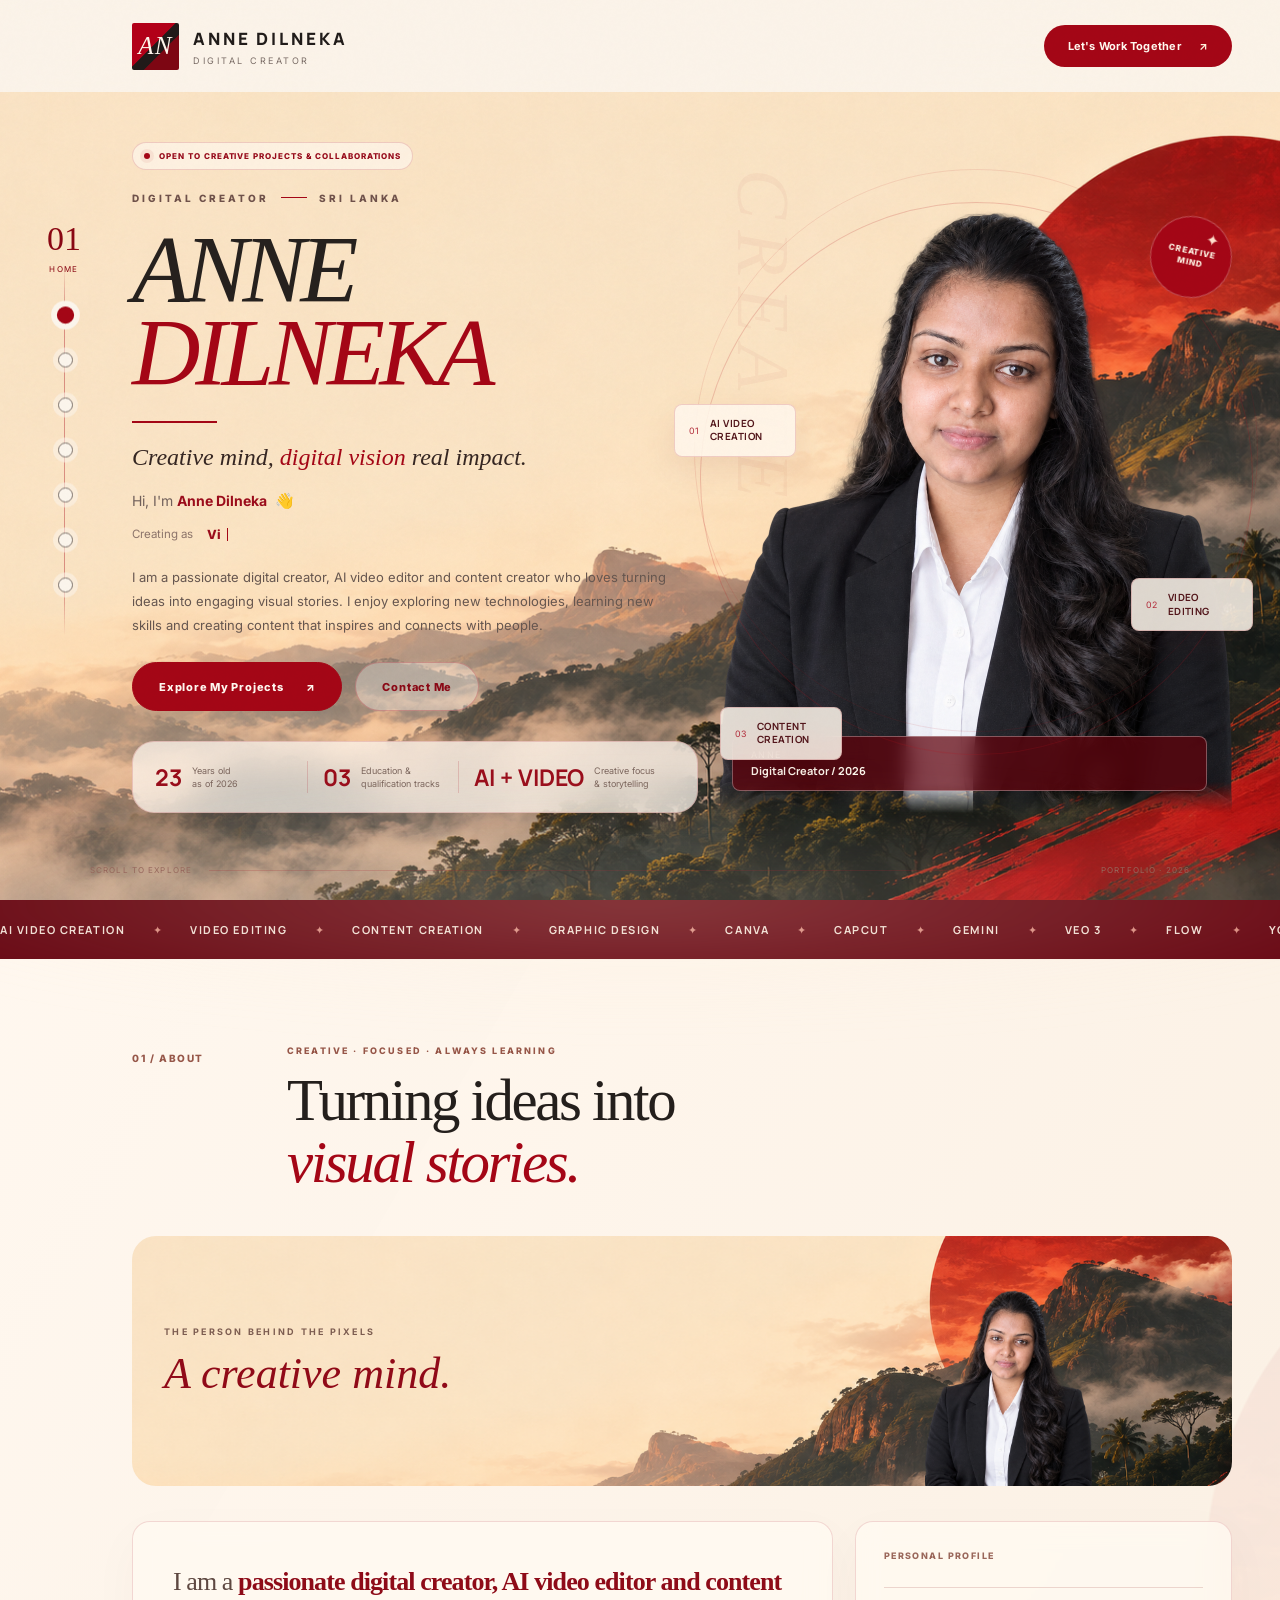
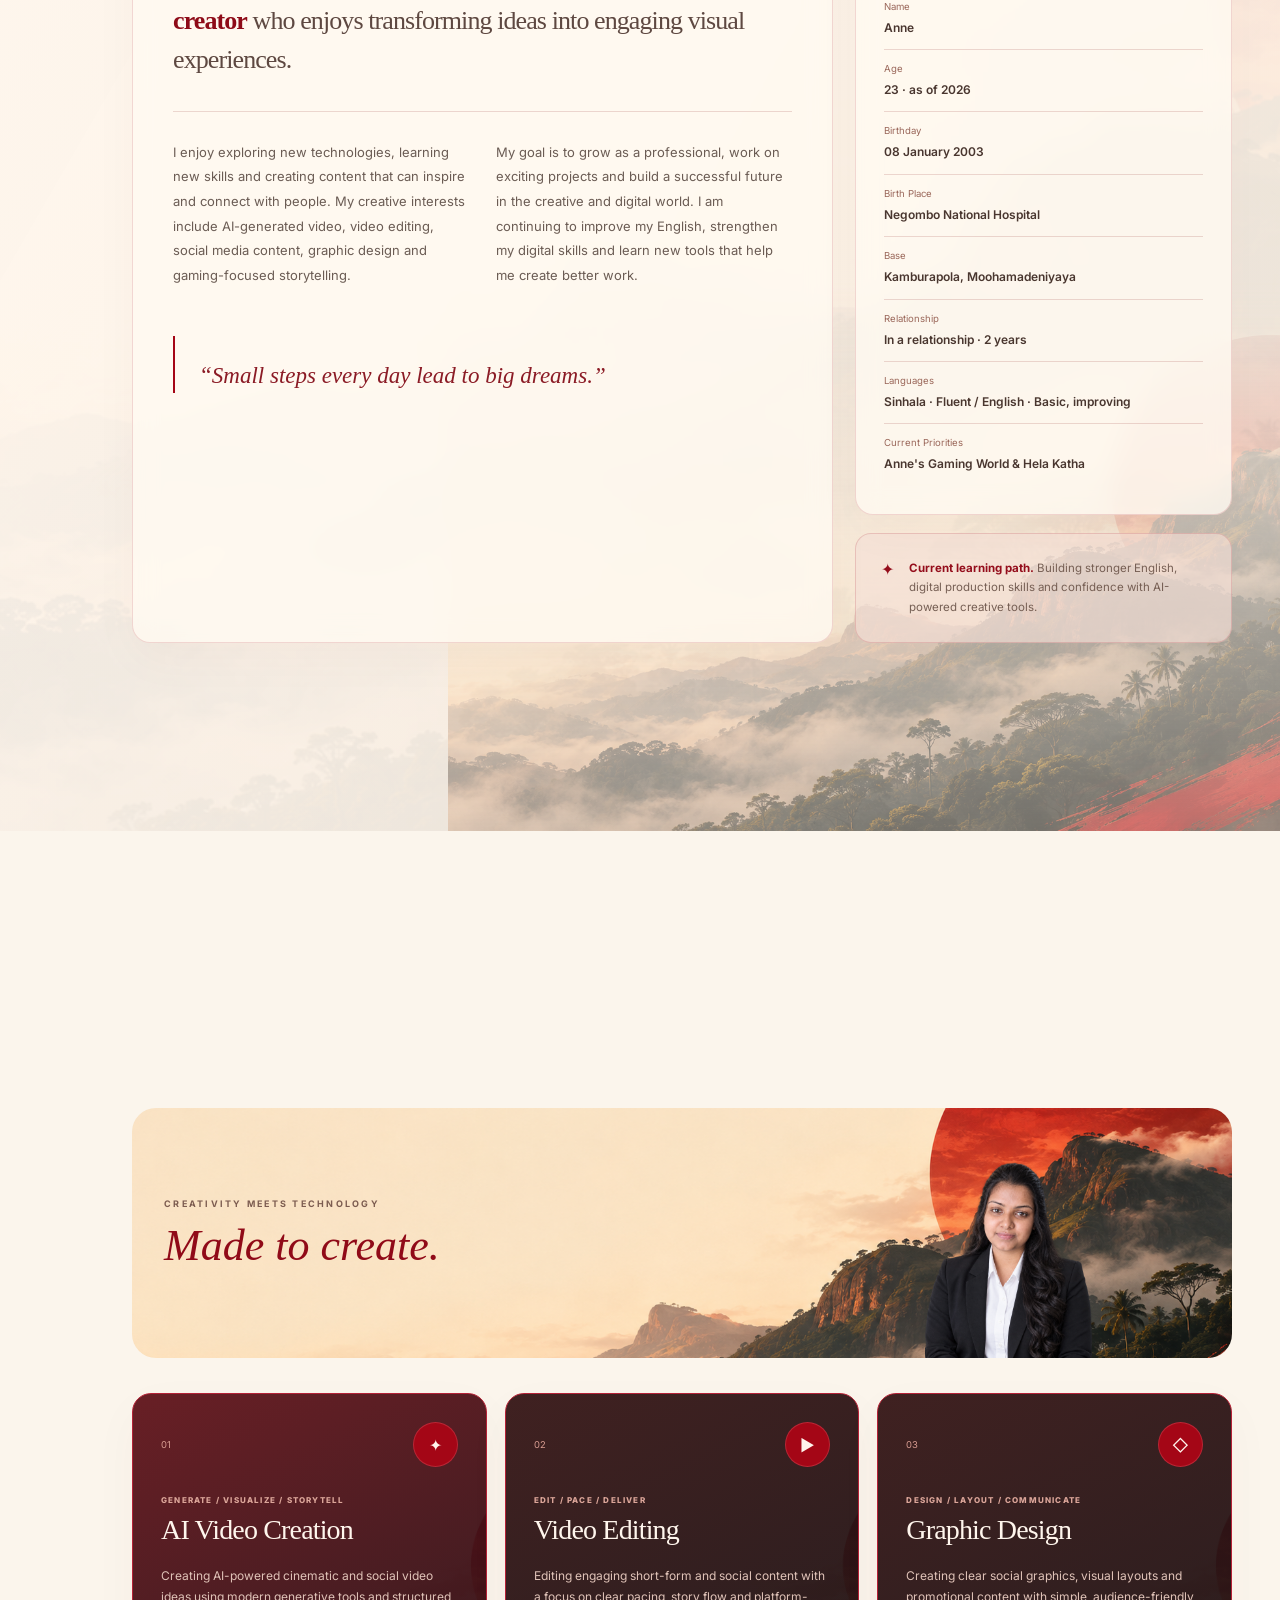
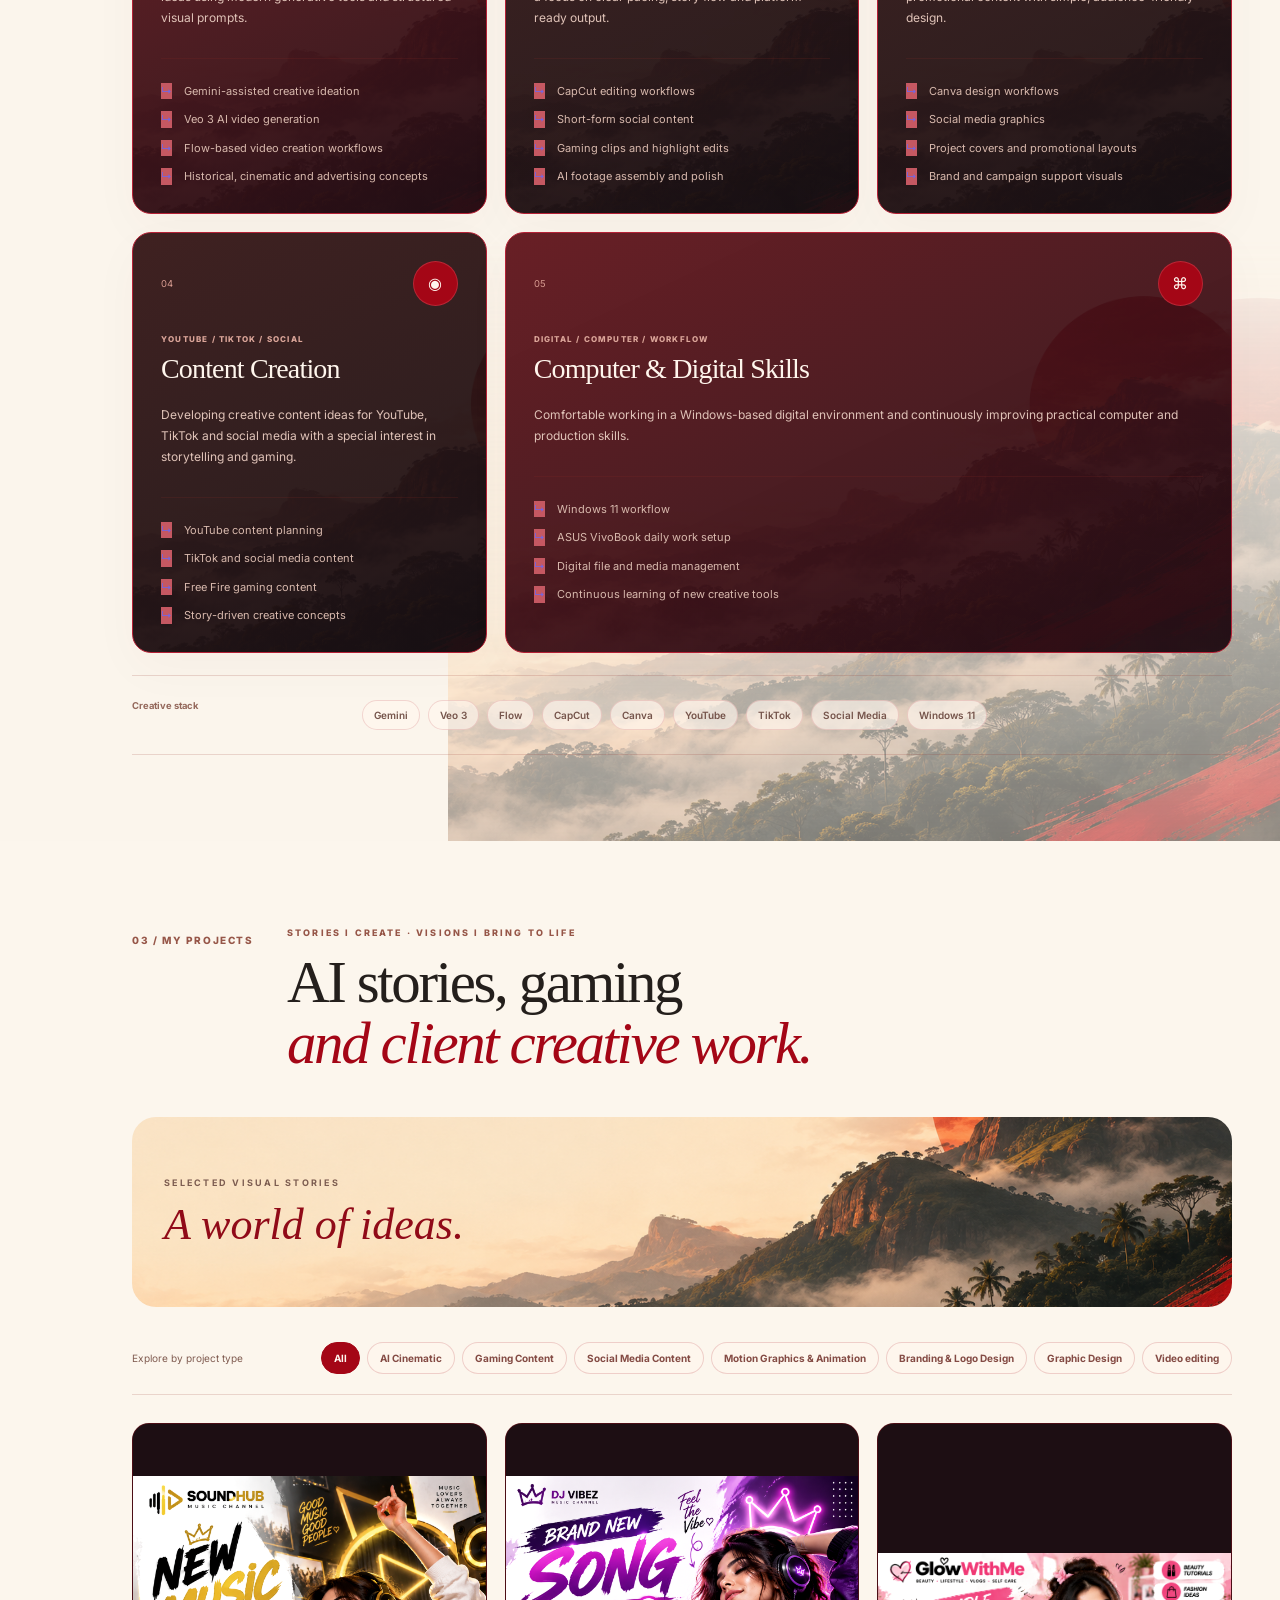
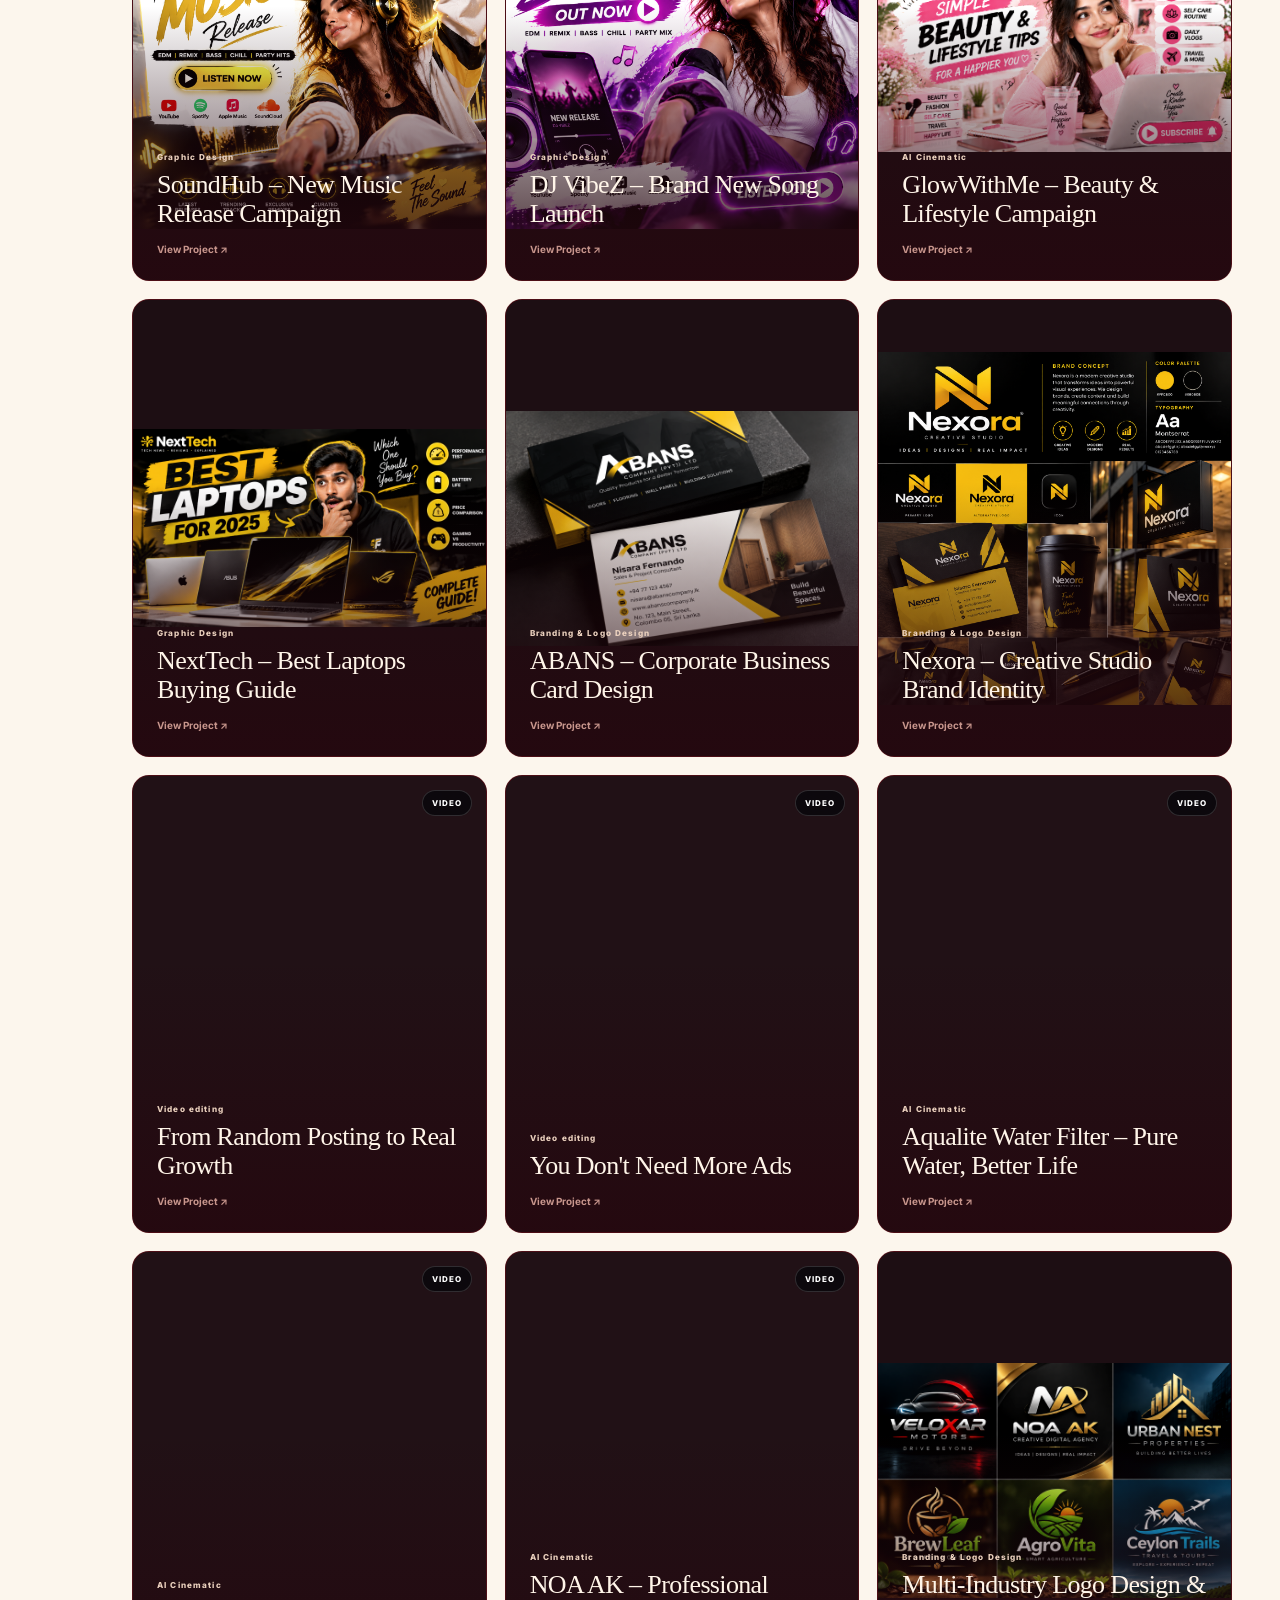
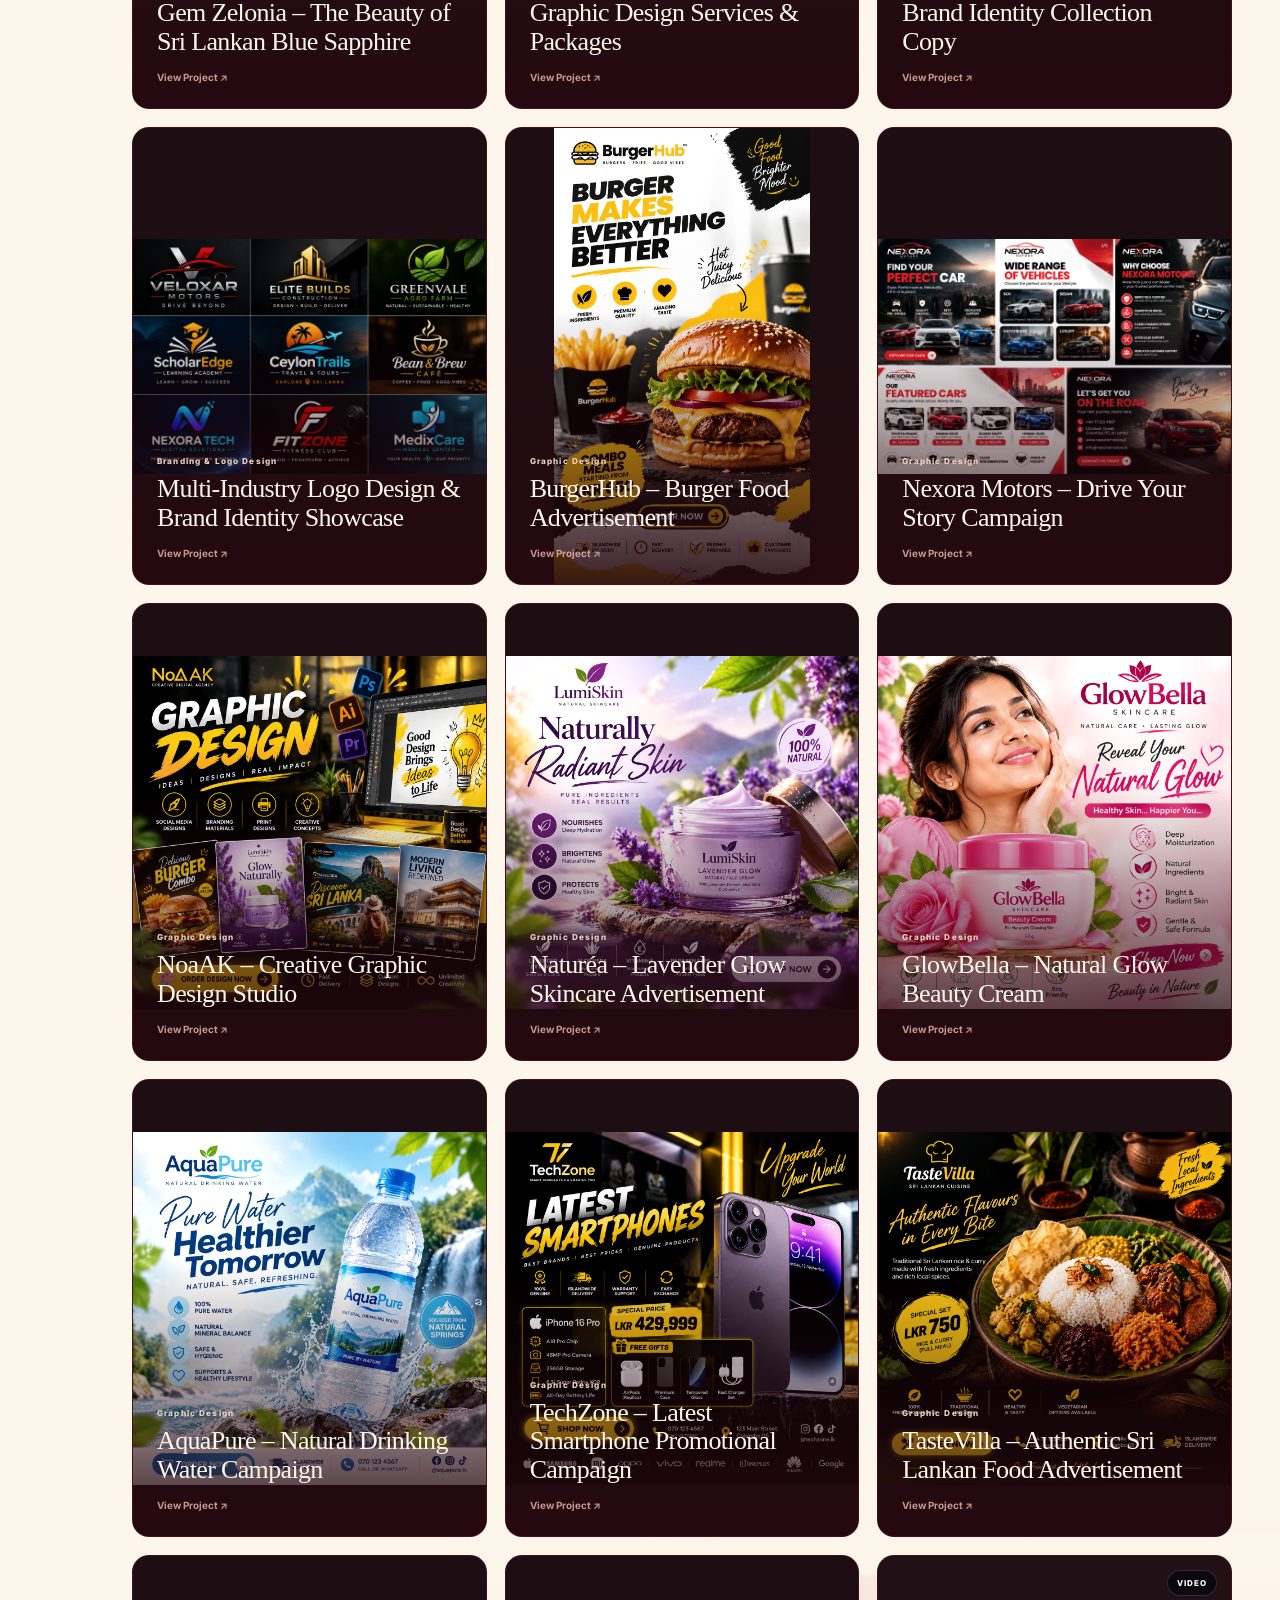
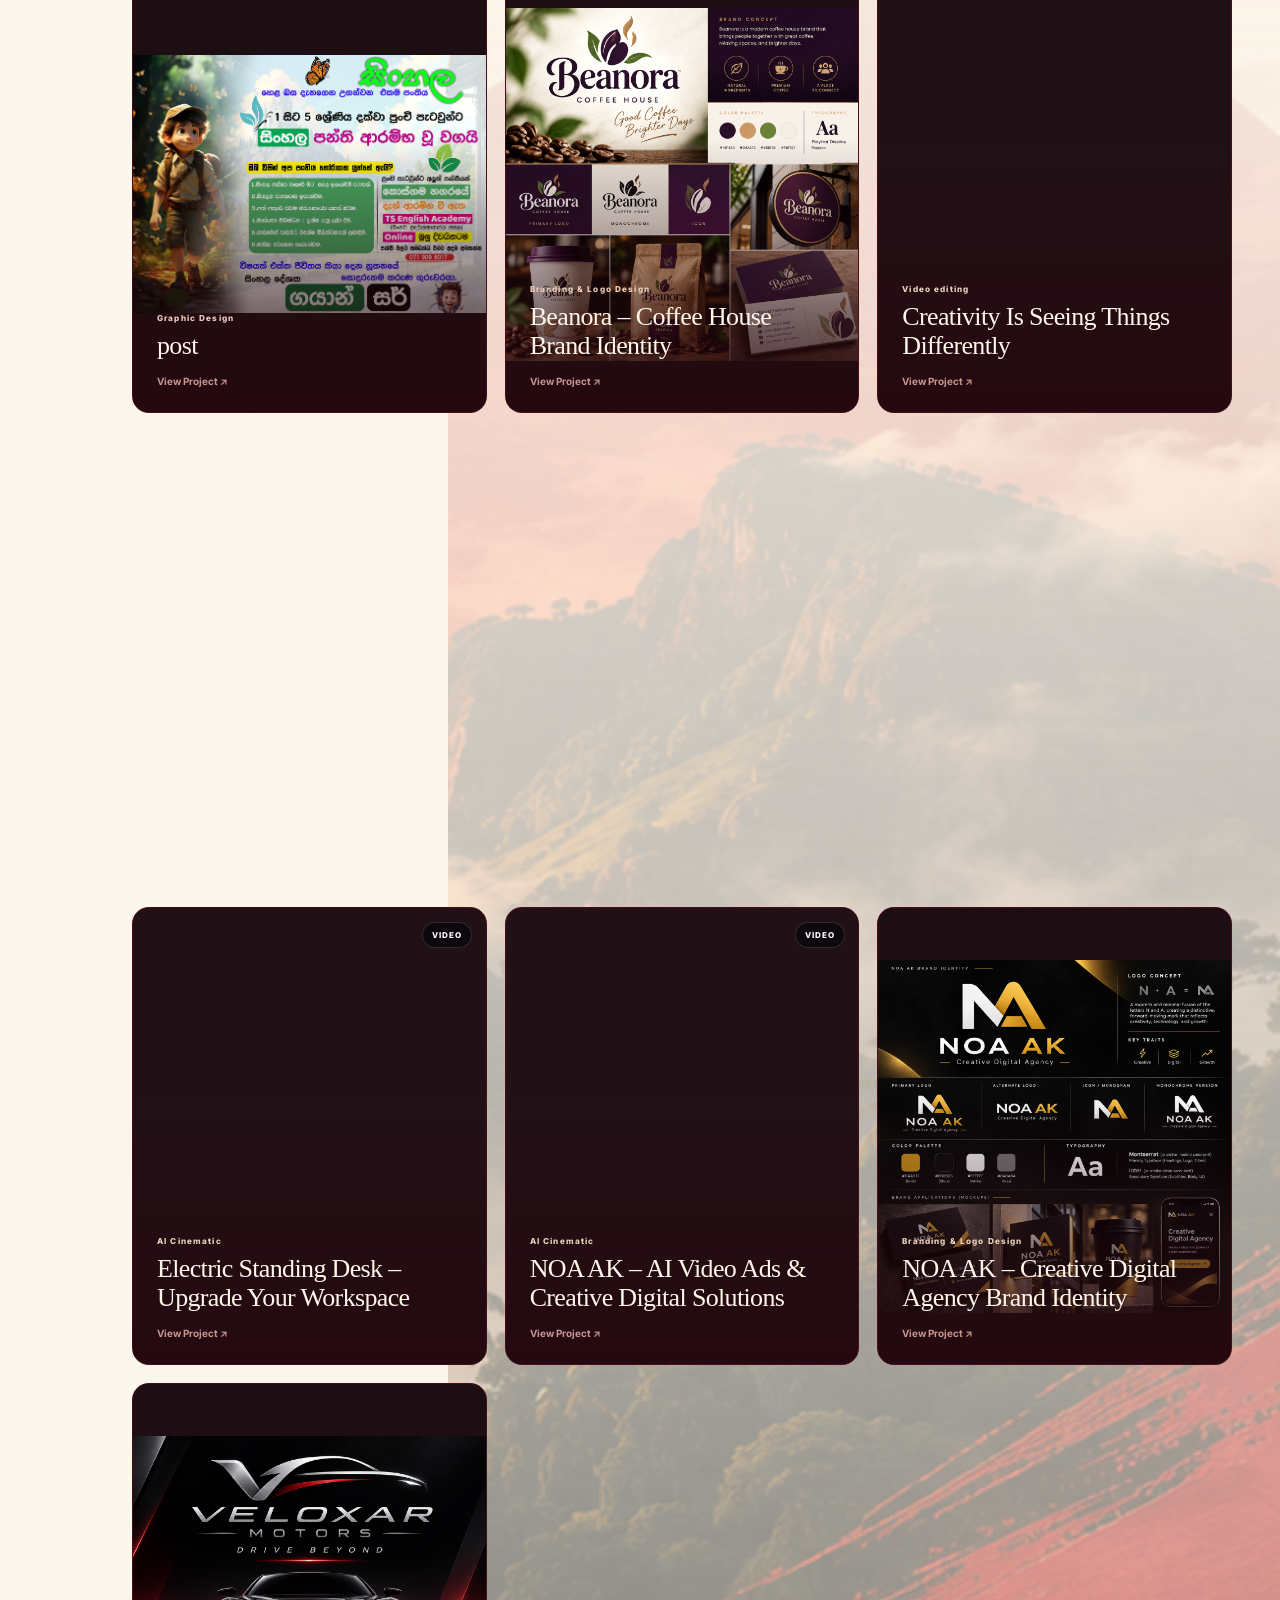
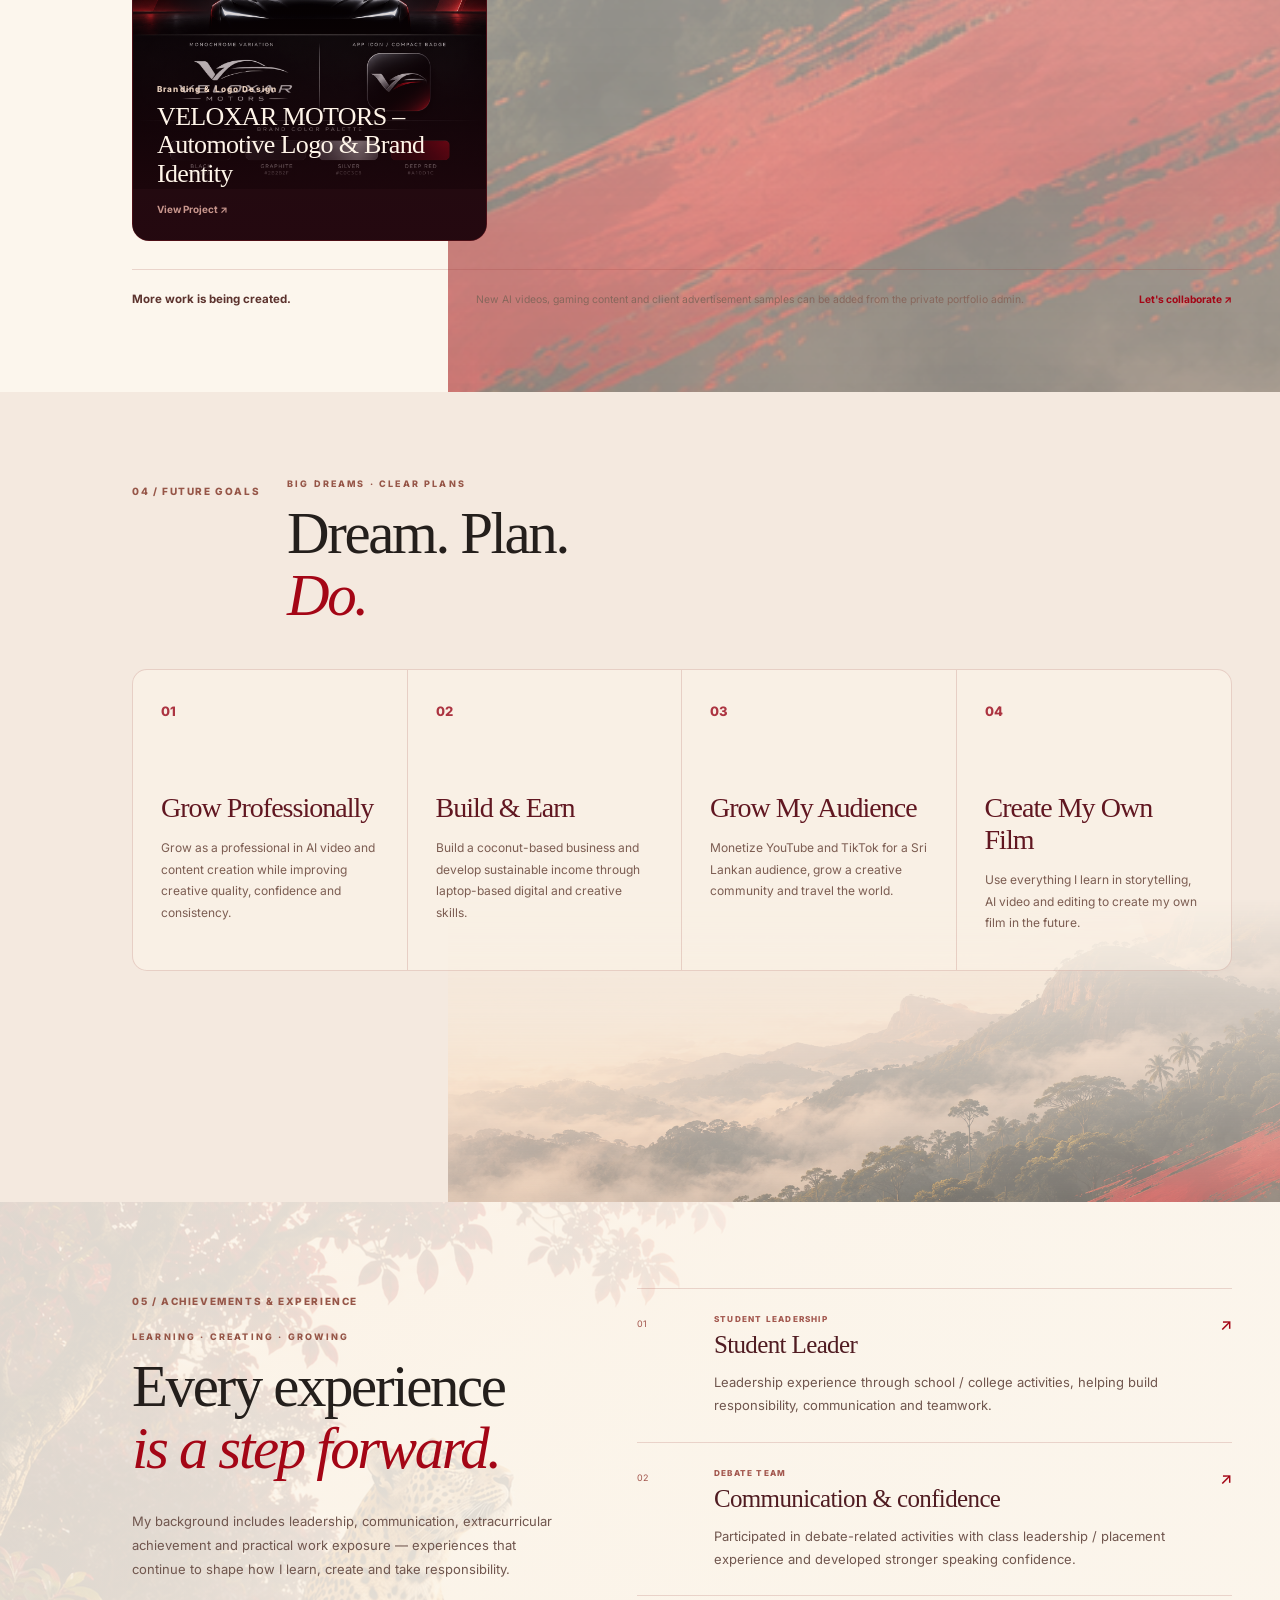
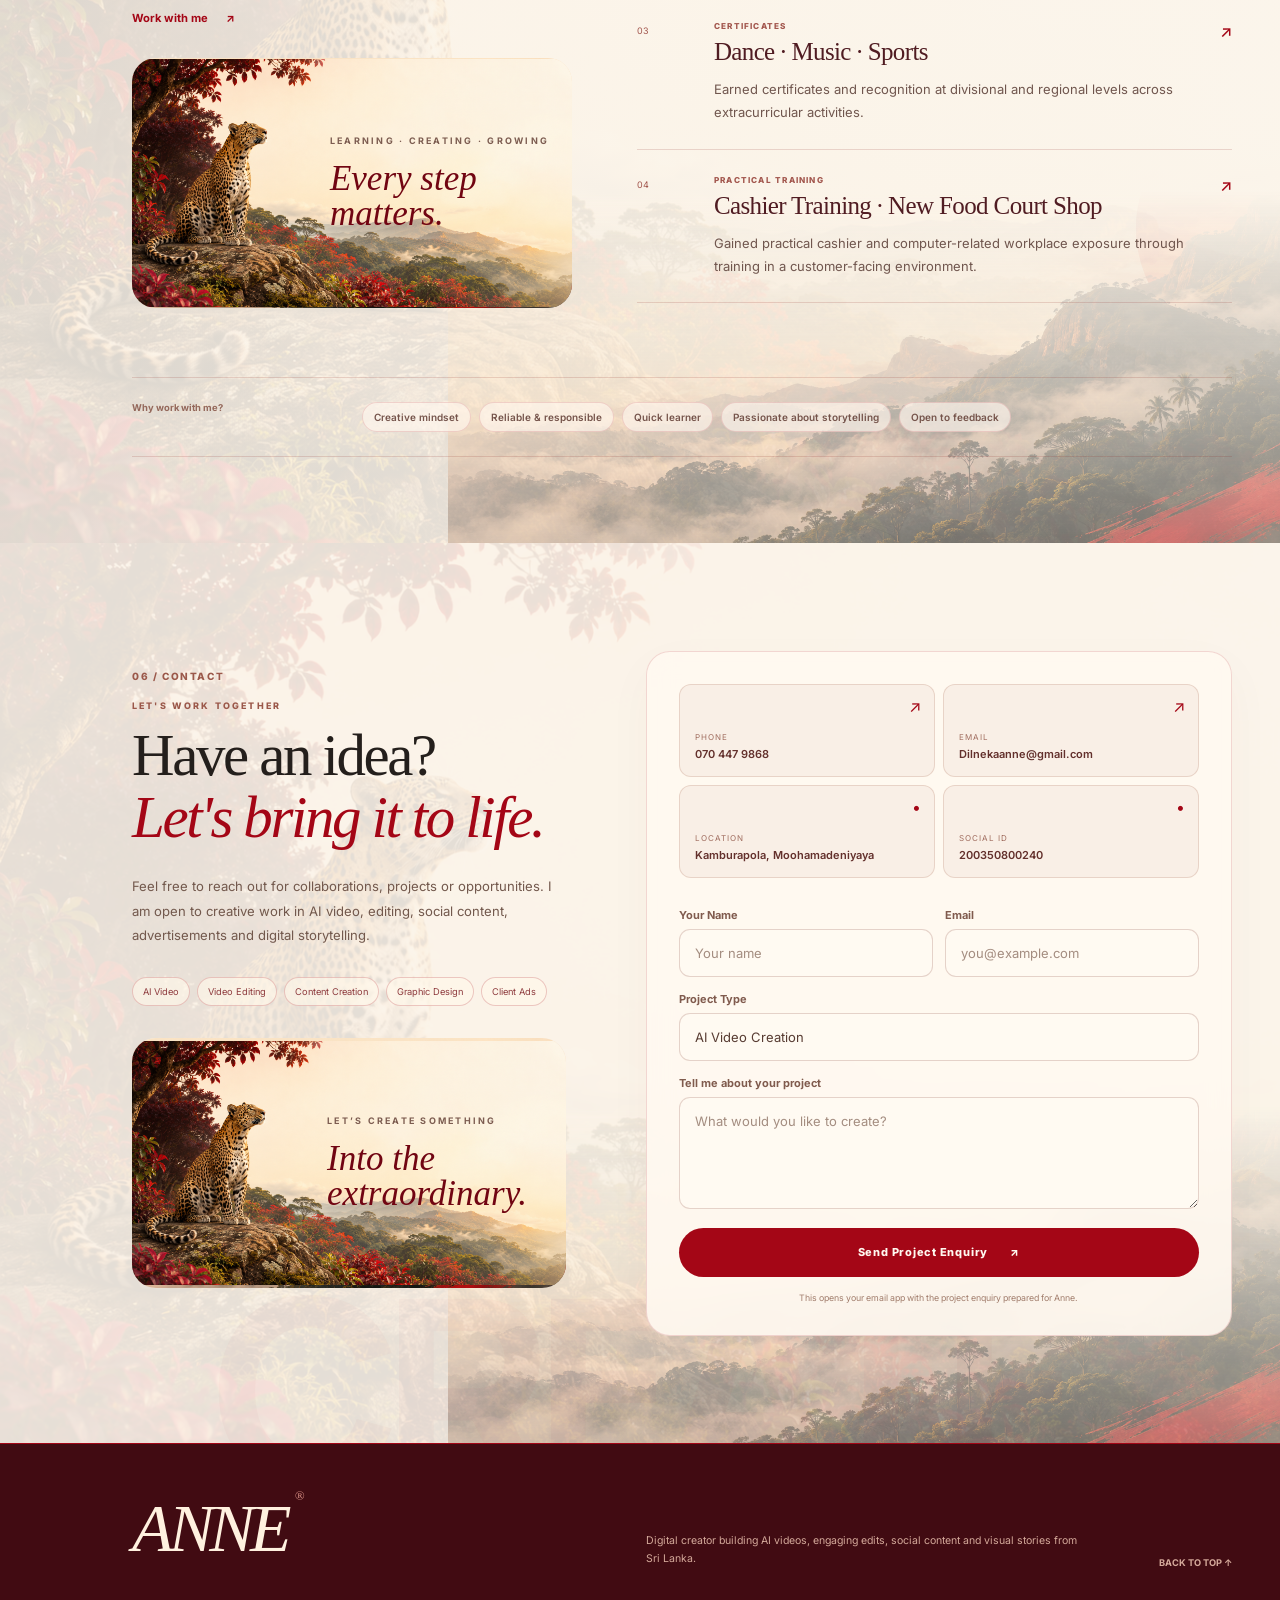
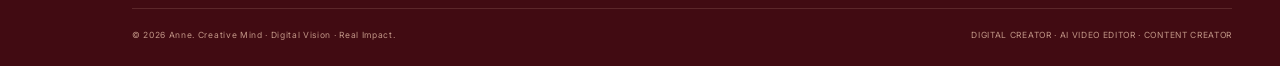
<file: index.html>
<!DOCTYPE html>
<html lang="en">
<head>
  <meta charset="UTF-8" />
  <meta name="viewport" content="width=device-width, initial-scale=1.0" />
  <meta name="theme-color" content="#f4eddf" />
  <meta name="description" content="Portfolio of Anne — Sri Lankan digital creator, AI video editor, content creator and graphic designer focused on visual storytelling, gaming content and client advertisements." />
  <title>Anne — Digital Creator | AI Video Editor & Content Creator</title>

  <link rel="preconnect" href="https://fonts.googleapis.com" />
  <link rel="preconnect" href="https://fonts.gstatic.com" crossorigin />
  <link href="https://fonts.googleapis.com/css2?family=Inter:wght@400;500;600;700&family=Manrope:wght@500;600;700;800&display=swap" rel="stylesheet" />
  <link rel="stylesheet" href="style.css" />
  <link rel="stylesheet" href="earth.css" />
  <link rel="stylesheet" href="cinematic.css" />
  <script>document.documentElement.classList.add('cinema-js');setTimeout(()=>{document.documentElement.classList.add('intro-ready');document.body?.classList.remove('intro-playing')},6500)</script>
</head>
<body>
  <div class="cinema-intro" id="cinema-intro" role="region" aria-label="Opening Anne Dilneka portfolio">
    <div class="intro-landscape"></div><div class="intro-orbit"></div>
    <div class="intro-content"><span class="intro-eyebrow">CREATIVE MIND · DIGITAL VISION</span><span class="intro-monogram">AD</span><span class="intro-title">Anne <em>Dilneka</em></span><span class="intro-subtitle">A WORLD OF VISUAL STORIES</span><div class="intro-progress"><i id="intro-progress"></i></div><span class="intro-percentage" id="intro-percentage">0%</span></div>
    <button class="intro-skip" id="intro-skip" type="button">Skip intro ↗</button>
  </div>
  <div class="scene-transition" aria-hidden="true"></div>
  <div class="ambient-mist" aria-hidden="true"></div>
  <div class="page-noise" aria-hidden="true"></div>
  <div class="mouse-glow" aria-hidden="true"></div>

  <header class="site-header" id="top">
    <nav class="navbar shell" aria-label="Primary navigation">
      <a class="brand" href="#home" aria-label="Anne home">
        <span class="brand-mark">AN</span>
        <span class="brand-copy"><b>ANNE DILNEKA</b><small>Digital Creator</small></span>
      </a>

      <button class="menu-toggle" type="button" aria-label="Open navigation menu" aria-expanded="false" aria-controls="nav-menu">
        <span></span><span></span><span></span>
      </button>

      <div class="nav-menu" id="nav-menu">
        <a href="#home" class="nav-link active">Home</a>
        <a href="#about" class="nav-link">About</a>
        <a href="#expertise" class="nav-link">Skills</a>
        <a href="#portfolio" class="nav-link">My Projects</a>
        <a href="#process" class="nav-link">Future Goals</a>
        <a href="#impact" class="nav-link">Experience</a>
        <a href="#contact" class="nav-link">Contact</a>
        <a href="#contact" class="nav-cta">Let's Work Together <span>↗</span></a>
      </div>
    </nav>
  </header>

  <main>
    <section class="hero" id="home">
      <div class="hero-aurora hero-aurora-a" aria-hidden="true"></div>
      <div class="hero-aurora hero-aurora-b" aria-hidden="true"></div>
      <div class="hero-grid shell">
        <div class="hero-copy reveal">
          <div class="availability-pill"><span></span><b id="availability-text">OPEN TO CREATIVE PROJECTS & COLLABORATIONS</b></div>
          <p class="hero-kicker">DIGITAL CREATOR <i></i> SRI LANKA</p>
          <h1 class="hero-name">ANNE<br /><span>DILNEKA</span></h1>
          <p class="creative-manifesto">
            Creative mind,<br />
            <span class="gradient-text">digital vision</span><br />
            <span class="outline-text">real impact.</span>
          </p>
          <div class="intro-name">Hi, I'm <strong>Anne Dilneka</strong> <span>👋</span></div>
          <div class="role-line" aria-live="polite">
            <span class="role-label">Creating as</span>
            <span id="dynamic-role" class="dynamic-role">AI Video Creator</span>
          </div>
          <p class="hero-text">
            I am a passionate digital creator, AI video editor and content creator who loves turning ideas into engaging visual stories. I enjoy exploring new technologies, learning new skills and creating content that inspires and connects with people.
          </p>

          <div class="hero-actions">
            <a class="btn btn-primary" href="#portfolio">Explore My Projects <span>↗</span></a>
            <a class="btn btn-ghost" id="resume-link" href="#contact">Contact Me</a>
          </div>

          <div class="hero-facts">
            <div><b>23</b><span>Years old<br />as of 2026</span></div>
            <div><b>03</b><span>Education &<br />qualification tracks</span></div>
            <div><b>AI + VIDEO</b><span>Creative focus<br />& storytelling</span></div>
          </div>
        </div>

        <div class="hero-visual reveal reveal-delay-1">
          <div class="visual-backdrop-text" aria-hidden="true">CREATE</div>
          <div class="portrait-stage">
            <div class="portrait-frame">
              <img src="images/anne-cutout.png" alt="Portrait of Anne Dilneka" width="1024" height="1536" fetchpriority="high" onerror="this.onerror=null;this.src='images/profile.jpg'" />
              <div class="portrait-shade"></div>
              <div class="portrait-caption">
                <small>ANNE</small>
                <strong>Digital Creator / 2026</strong>
              </div>
            </div>
            <div class="orbital orbit-one"></div>
            <div class="orbital orbit-two"></div>
            <div class="skill-float float-video"><span>01</span><b>AI VIDEO<br />CREATION</b></div>
            <div class="skill-float float-ai"><span>02</span><b>VIDEO<br />EDITING</b></div>
            <div class="skill-float float-design"><span>03</span><b>CONTENT<br />CREATION</b></div>
            <div class="creative-badge"><span>✦</span><small>CREATIVE<br />MIND</small></div>
          </div>
        </div>
      </div>

      <div class="scroll-line shell">
        <span>SCROLL TO EXPLORE</span>
        <i></i>
        <span>PORTFOLIO · 2026</span>
      </div>
    </section>

    <div class="marquee" aria-label="Creative specialties">
      <div class="marquee-track">
        <span>AI VIDEO CREATION</span><i>✦</i><span>VIDEO EDITING</span><i>✦</i><span>CONTENT CREATION</span><i>✦</i><span>GRAPHIC DESIGN</span><i>✦</i><span>CANVA</span><i>✦</i><span>CAPCUT</span><i>✦</i><span>GEMINI</span><i>✦</i><span>VEO 3</span><i>✦</i><span>FLOW</span><i>✦</i><span>YOUTUBE</span><i>✦</i><span>TIKTOK</span><i>✦</i>
        <span>AI VIDEO CREATION</span><i>✦</i><span>VIDEO EDITING</span><i>✦</i><span>CONTENT CREATION</span><i>✦</i><span>GRAPHIC DESIGN</span><i>✦</i><span>CANVA</span><i>✦</i><span>CAPCUT</span><i>✦</i><span>GEMINI</span><i>✦</i><span>VEO 3</span><i>✦</i><span>FLOW</span><i>✦</i><span>YOUTUBE</span><i>✦</i><span>TIKTOK</span><i>✦</i>
      </div>
    </div>

    <section class="section section-screen" id="about">
      <div class="shell">
        <div class="section-head reveal">
          <div class="section-index">01 / ABOUT</div>
          <div class="section-title-wrap">
            <p class="section-kicker">CREATIVE · FOCUSED · ALWAYS LEARNING</p>
            <h2>Turning ideas into<br /><span>visual stories.</span></h2>
          </div>
        </div>

        <div class="about-layout">
          <div class="about-main spotlight-card reveal">
            <div class="about-lead">
              I am a <strong>passionate digital creator, AI video editor and content creator</strong> who enjoys transforming ideas into engaging visual experiences.
            </div>
            <div class="about-columns">
              <p>
                I enjoy exploring new technologies, learning new skills and creating content that can inspire and connect with people. My creative interests include AI-generated video, video editing, social media content, graphic design and gaming-focused storytelling.
              </p>
              <p>
                My goal is to grow as a professional, work on exciting projects and build a successful future in the creative and digital world. I am continuing to improve my English, strengthen my digital skills and learn new tools that help me create better work.
              </p>
            </div>
            <blockquote>
              “Small steps every day lead to big dreams.”
            </blockquote>
          </div>

          <aside class="about-side reveal reveal-delay-1">
            <div class="profile-summary spotlight-card">
              <span class="summary-label">PERSONAL PROFILE</span>
              <dl>
                <div><dt>Name</dt><dd>Anne</dd></div>
                <div><dt>Age</dt><dd>23 · as of 2026</dd></div>
                <div><dt>Birthday</dt><dd>08 January 2003</dd></div>
                <div><dt>Birth Place</dt><dd>Negombo National Hospital</dd></div>
                <div><dt>Base</dt><dd>Kamburapola, Moohamadeniyaya</dd></div>
                <div><dt>Relationship</dt><dd>In a relationship · 2 years</dd></div>
                <div><dt>Languages</dt><dd>Sinhala · Fluent / English · Basic, improving</dd></div>
                <div><dt>Current Priorities</dt><dd>Anne's Gaming World & Hela Katha</dd></div>
              </dl>
            </div>
            <div class="about-note">
              <span>✦</span>
              <p><strong>Current learning path.</strong> Building stronger English, digital production skills and confidence with AI-powered creative tools.</p>
            </div>
          </aside>
        </div>

        <div class="capability-strip reveal">
          <span>Education & qualifications</span>
          <div>
            <b>English Diploma · ESOFT Metro Campus · Completed</b>
            <b>IT Diploma · ESOFT Metro Campus · Completed</b>
            <b>HRM Diploma · LPEC Campus · On Hold</b>
          </div>
        </div>
      </div>
    </section>

    <section class="section services-section" id="expertise">
      <div class="shell">
        <div class="section-head reveal">
          <div class="section-index">02 / SKILLS</div>
          <div class="section-title-wrap">
            <p class="section-kicker">TOOLS I USE · SKILLS I'M BUILDING</p>
            <h2>Creative tools.<br /><span>Growing capabilities.</span></h2>
          </div>
        </div>

        <div class="services-grid">
          <article class="service-card featured spotlight-card reveal">
            <div class="service-head"><span>01</span><div class="service-symbol">✦</div></div>
            <p class="service-tag">GENERATE / VISUALIZE / STORYTELL</p>
            <h3>AI Video Creation</h3>
            <p class="service-copy">Creating AI-powered cinematic and social video ideas using modern generative tools and structured visual prompts.</p>
            <ul>
              <li>Gemini-assisted creative ideation</li>
              <li>Veo 3 AI video generation</li>
              <li>Flow-based video creation workflows</li>
              <li>Historical, cinematic and advertising concepts</li>
            </ul>
          </article>

          <article class="service-card spotlight-card reveal reveal-delay-1">
            <div class="service-head"><span>02</span><div class="service-symbol">▶</div></div>
            <p class="service-tag">EDIT / PACE / DELIVER</p>
            <h3>Video Editing</h3>
            <p class="service-copy">Editing engaging short-form and social content with a focus on clear pacing, story flow and platform-ready output.</p>
            <ul>
              <li>CapCut editing workflows</li>
              <li>Short-form social content</li>
              <li>Gaming clips and highlight edits</li>
              <li>AI footage assembly and polish</li>
            </ul>
          </article>

          <article class="service-card spotlight-card reveal">
            <div class="service-head"><span>03</span><div class="service-symbol">◇</div></div>
            <p class="service-tag">DESIGN / LAYOUT / COMMUNICATE</p>
            <h3>Graphic Design</h3>
            <p class="service-copy">Creating clear social graphics, visual layouts and promotional content with simple, audience-friendly design.</p>
            <ul>
              <li>Canva design workflows</li>
              <li>Social media graphics</li>
              <li>Project covers and promotional layouts</li>
              <li>Brand and campaign support visuals</li>
            </ul>
          </article>

          <article class="service-card spotlight-card reveal reveal-delay-1">
            <div class="service-head"><span>04</span><div class="service-symbol">◉</div></div>
            <p class="service-tag">YOUTUBE / TIKTOK / SOCIAL</p>
            <h3>Content Creation</h3>
            <p class="service-copy">Developing creative content ideas for YouTube, TikTok and social media with a special interest in storytelling and gaming.</p>
            <ul>
              <li>YouTube content planning</li>
              <li>TikTok and social media content</li>
              <li>Free Fire gaming content</li>
              <li>Story-driven creative concepts</li>
            </ul>
          </article>

          <article class="service-card tech-edge spotlight-card reveal">
            <div class="service-head"><span>05</span><div class="service-symbol">⌘</div></div>
            <p class="service-tag">DIGITAL / COMPUTER / WORKFLOW</p>
            <h3>Computer & Digital Skills</h3>
            <p class="service-copy">Comfortable working in a Windows-based digital environment and continuously improving practical computer and production skills.</p>
            <ul>
              <li>Windows 11 workflow</li>
              <li>ASUS VivoBook daily work setup</li>
              <li>Digital file and media management</li>
              <li>Continuous learning of new creative tools</li>
            </ul>
          </article>
        </div>

        <div class="capability-strip reveal">
          <span>Creative stack</span>
          <div>
            <b>Gemini</b><b>Veo 3</b><b>Flow</b><b>CapCut</b><b>Canva</b><b>YouTube</b><b>TikTok</b><b>Social Media</b><b>Windows 11</b>
          </div>
        </div>
      </div>
    </section>

    <section class="section portfolio-section" id="portfolio">
      <div class="shell">
        <div class="section-head reveal">
          <div class="section-index">03 / MY PROJECTS</div>
          <div class="section-title-wrap">
            <p class="section-kicker">STORIES I CREATE · VISIONS I BRING TO LIFE</p>
            <h2>AI stories, gaming<br /><span>and client creative work.</span></h2>
          </div>
        </div>

        <div class="portfolio-toolbar reveal">
          <p>Explore by project type</p>
          <div class="filter-bar" id="portfolio-filters" role="group" aria-label="Portfolio filters">
            <button class="filter-btn active" data-filter="all">All</button>
          </div>
        </div>

        <div class="portfolio-grid" id="portfolio-grid" aria-live="polite">
          <div class="portfolio-loading spotlight-card">Loading selected work…</div>
        </div>

        <div class="portfolio-footer reveal">
          <p>More work is being created.</p>
          <span>New AI videos, gaming content and client advertisement samples can be added from the private portfolio admin.</span>
          <a href="#contact">Let's collaborate ↗</a>
        </div>
      </div>
    </section>

    <section class="section process-section" id="process">
      <div class="shell">
        <div class="section-head reveal">
          <div class="section-index">04 / FUTURE GOALS</div>
          <div class="section-title-wrap">
            <p class="section-kicker">BIG DREAMS · CLEAR PLANS</p>
            <h2>Dream. Plan.<br /><span>Do.</span></h2>
          </div>
        </div>

        <div class="process-grid">
          <article class="process-step reveal"><span>01</span><h3>Grow Professionally</h3><p>Grow as a professional in AI video and content creation while improving creative quality, confidence and consistency.</p></article>
          <article class="process-step reveal reveal-delay-1"><span>02</span><h3>Build & Earn</h3><p>Build a coconut-based business and develop sustainable income through laptop-based digital and creative skills.</p></article>
          <article class="process-step reveal"><span>03</span><h3>Grow My Audience</h3><p>Monetize YouTube and TikTok for a Sri Lankan audience, grow a creative community and travel the world.</p></article>
          <article class="process-step reveal reveal-delay-1"><span>04</span><h3>Create My Own Film</h3><p>Use everything I learn in storytelling, AI video and editing to create my own film in the future.</p></article>
        </div>
      </div>
    </section>

    <section class="section experience-section" id="impact">
      <div class="shell experience-layout">
        <div class="experience-intro reveal">
          <div class="section-index">05 / ACHIEVEMENTS & EXPERIENCE</div>
          <p class="section-kicker">LEARNING · CREATING · GROWING</p>
          <h2>Every experience<br /><span>is a step forward.</span></h2>
          <p class="experience-copy">
            My background includes leadership, communication, extracurricular achievement and practical work exposure — experiences that continue to shape how I learn, create and take responsibility.
          </p>
          <a class="text-link" href="#contact">Work with me <span>↗</span></a>
        </div>

        <div class="experience-list">
          <article class="experience-item reveal">
            <div class="experience-no">01</div><div><p>STUDENT LEADERSHIP</p><h3>Student Leader</h3><span>Leadership experience through school / college activities, helping build responsibility, communication and teamwork.</span></div><b>↗</b>
          </article>
          <article class="experience-item reveal">
            <div class="experience-no">02</div><div><p>DEBATE TEAM</p><h3>Communication & confidence</h3><span>Participated in debate-related activities with class leadership / placement experience and developed stronger speaking confidence.</span></div><b>↗</b>
          </article>
          <article class="experience-item reveal">
            <div class="experience-no">03</div><div><p>CERTIFICATES</p><h3>Dance · Music · Sports</h3><span>Earned certificates and recognition at divisional and regional levels across extracurricular activities.</span></div><b>↗</b>
          </article>
          <article class="experience-item reveal">
            <div class="experience-no">04</div><div><p>PRACTICAL TRAINING</p><h3>Cashier Training · New Food Court Shop</h3><span>Gained practical cashier and computer-related workplace exposure through training in a customer-facing environment.</span></div><b>↗</b>
          </article>
        </div>
      </div>

      <div class="shell capability-strip reveal" style="margin-top:34px">
        <span>Why work with me?</span>
        <div>
          <b>Creative mindset</b><b>Reliable & responsible</b><b>Quick learner</b><b>Passionate about storytelling</b><b>Open to feedback</b>
        </div>
      </div>
    </section>

    <section class="contact-section" id="contact">
      <div class="contact-bg-word" aria-hidden="true">CREATE</div>
      <div class="shell contact-layout">
        <div class="contact-intro reveal">
          <div class="section-index">06 / CONTACT</div>
          <p class="section-kicker">LET'S WORK TOGETHER</p>
          <h2>Have an idea?<br /><span>Let's bring it to life.</span></h2>
          <p>Feel free to reach out for collaborations, projects or opportunities. I am open to creative work in AI video, editing, social content, advertisements and digital storytelling.</p>
          <div class="contact-chips"><span>AI Video</span><span>Video Editing</span><span>Content Creation</span><span>Graphic Design</span><span>Client Ads</span></div>
        </div>

        <div class="contact-panel spotlight-card reveal reveal-delay-1">
          <div class="contact-links">
            <a id="contact-phone" href="tel:+94704479868"><small>PHONE</small><strong>070 447 9868</strong><span>↗</span></a>
            <a id="contact-email" href="mailto:Dilnekaanne@gmail.com"><small>EMAIL</small><strong>Dilnekaanne@gmail.com</strong><span>↗</span></a>
            <a id="contact-location" href="#contact"><small>LOCATION</small><strong>Kamburapola, Moohamadeniyaya</strong><span>•</span></a>
            <a id="contact-social" href="#contact"><small>SOCIAL ID</small><strong>200350800240</strong><span>•</span></a>
          </div>

          <form id="contact-form">
            <div class="form-grid">
              <label><span>Your Name</span><input type="text" name="name" placeholder="Your name" required /></label>
              <label><span>Email</span><input type="email" name="email" placeholder="you@example.com" required /></label>
            </div>
            <label><span>Project Type</span>
              <select name="project">
                <option>AI Video Creation</option>
                <option>Video Editing</option>
                <option>Graphic Design / Canva</option>
                <option>Social Media Content</option>
                <option>Brand / Product Advertisement</option>
                <option>Gaming Content</option>
                <option>Other Project</option>
              </select>
            </label>
            <label><span>Tell me about your project</span><textarea name="message" rows="5" placeholder="What would you like to create?" required></textarea></label>
            <button class="btn btn-primary form-submit" type="submit">Send Project Enquiry <span>↗</span></button>
            <p class="form-note">This opens your email app with the project enquiry prepared for Anne.</p>
          </form>
        </div>
      </div>
    </section>
  </main>

  <footer class="footer">
    <div class="shell footer-main">
      <a class="footer-brand" href="#home">ANNE<span>®</span></a>
      <p>Digital creator building AI videos, engaging edits, social content and visual stories from Sri Lanka.</p>
      <a href="#home" class="back-top">BACK TO TOP ↑</a>
    </div>
    <div class="shell footer-bottom">
      <span>© 2026 Anne. Creative Mind · Digital Vision · Real Impact.</span>
      <span>DIGITAL CREATOR · AI VIDEO EDITOR · CONTENT CREATOR</span>
    </div>
  </footer>

  <div class="lightbox" id="lightbox" aria-hidden="true" role="dialog" aria-label="Portfolio preview">
    <button class="lightbox-close" type="button" aria-label="Close preview">×</button>
    <div class="lightbox-inner">
      <div class="lightbox-media" id="lightbox-media"></div>
      <div class="lightbox-copy"><small>SELECTED WORK</small><h3 id="lightbox-title">Project</h3><p id="lightbox-description">Portfolio preview.</p><div class="lightbox-meta" id="lightbox-meta"></div><div class="lightbox-tags" id="lightbox-tags"></div><a class="btn btn-primary lightbox-project-link" id="lightbox-project-link" href="#" target="_blank" rel="noopener">Open Project <span>↗</span></a></div>
    </div>
  </div>

  <script src="script.js"></script>
  <script src="cinematic.js"></script>
</body>
</html>
</file>
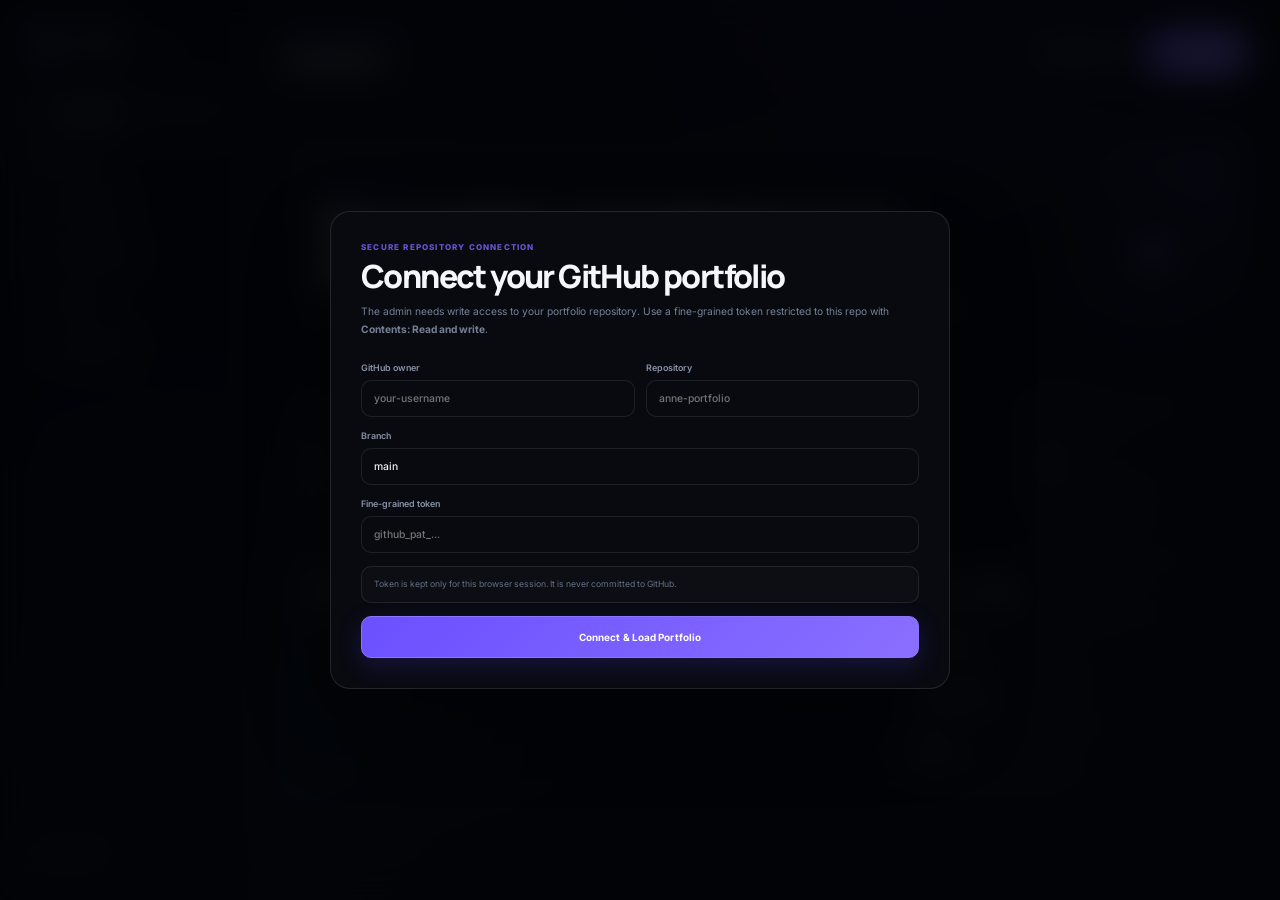
<file: admin/index.html>
<!doctype html>
<html lang="en">
<head>
  <meta charset="utf-8" />
  <meta name="viewport" content="width=device-width, initial-scale=1" />
  <meta name="robots" content="noindex,nofollow,noarchive" />
  <meta name="theme-color" content="#05060b" />
  <title>Anne — Portfolio Control Center</title>
  <link rel="preconnect" href="https://fonts.googleapis.com" />
  <link rel="preconnect" href="https://fonts.gstatic.com" crossorigin />
  <link href="https://fonts.googleapis.com/css2?family=Inter:wght@400;500;600;700&family=Manrope:wght@600;700;800&display=swap" rel="stylesheet" />
  <link rel="stylesheet" href="admin.css" />
</head>
<body>
  <div class="admin-noise"></div>
  <div class="admin-shell">
    <aside class="sidebar">
      <a class="admin-brand" href="../" target="_blank" rel="noopener">
        <span>AN</span><div><strong>ANNE</strong><small>CONTROL CENTER</small></div>
      </a>
      <nav class="side-nav" aria-label="Admin sections">
        <button class="side-link active" data-view="dashboard"><span>⌁</span> Dashboard</button>
        <button class="side-link" data-view="projects"><span>▦</span> Projects</button>
        <button class="side-link" data-view="categories"><span>◇</span> Categories</button>
        <button class="side-link" data-view="settings"><span>⚙</span> Site Settings</button>
        <button class="side-link" data-view="backup"><span>⇩</span> Backup</button>
        <button class="side-link" data-view="guide"><span>?</span> Setup Guide</button>
      </nav>
      <div class="side-foot">
        <div class="connection-dot"><i id="connection-led"></i><span id="connection-label">Not connected</span></div>
        <button class="text-button" id="disconnect-btn" type="button">Disconnect GitHub</button>
      </div>
    </aside>

    <main class="admin-main">
      <header class="topbar">
        <div><p>PRIVATE PORTFOLIO CMS</p><h1 id="view-title">Dashboard</h1></div>
        <div class="top-actions">
          <a class="ghost-button" href="../" target="_blank" rel="noopener">View Live Site ↗</a>
          <button class="primary-button" id="quick-add" type="button">+ Add Project</button>
        </div>
      </header>

      <section class="view active" id="view-dashboard">
        <div class="hero-panel panel">
          <div><span class="eyebrow">GITHUB-ONLY CMS</span><h2>Your portfolio, controlled from one screen.</h2><p>Projects, categories and site details are saved directly into your GitHub repository. No database. No PHP. No Supabase.</p></div>
          <div class="hero-orb">AN</div>
        </div>
        <div class="stat-grid">
          <article class="stat panel"><small>TOTAL PROJECTS</small><strong id="stat-projects">—</strong><span>All portfolio entries</span></article>
          <article class="stat panel"><small>PUBLISHED</small><strong id="stat-published">—</strong><span>Visible on your site</span></article>
          <article class="stat panel"><small>CATEGORIES</small><strong id="stat-categories">—</strong><span>Dynamic gallery filters</span></article>
          <article class="stat panel"><small>FEATURED</small><strong id="stat-featured">—</strong><span>Priority showcase items</span></article>
        </div>
        <div class="dashboard-grid">
          <article class="panel dashboard-card"><div class="panel-head"><div><small>RECENT WORK</small><h3>Latest projects</h3></div><button class="mini-button" data-go="projects">Manage all</button></div><div id="recent-projects" class="mini-list"></div></article>
          <article class="panel dashboard-card"><div class="panel-head"><div><small>WORKFLOW</small><h3>Publish in 3 steps</h3></div></div><ol class="workflow"><li><b>01</b><span><strong>Add project</strong><small>Title, details, category and layout.</small></span></li><li><b>02</b><span><strong>Upload media</strong><small>Image or compressed preview video.</small></span></li><li><b>03</b><span><strong>Publish</strong><small>GitHub Pages updates automatically.</small></span></li></ol></article>
        </div>
      </section>

      <section class="view" id="view-projects">
        <div class="toolbar panel">
          <div class="search-wrap"><span>⌕</span><input id="project-search" type="search" placeholder="Search projects…" /></div>
          <select id="project-filter"><option value="all">All categories</option></select>
          <select id="status-filter"><option value="all">All status</option><option value="published">Published</option><option value="draft">Draft</option><option value="featured">Featured</option></select>
          <button class="primary-button" id="add-project-btn" type="button">+ New Project</button>
        </div>
        <div id="project-list" class="project-list"></div>
      </section>

      <section class="view" id="view-categories">
        <div class="split-grid">
          <article class="panel form-card">
            <span class="eyebrow">NEW CATEGORY</span><h2>Add another discipline</h2><p>New categories automatically become filters on the public portfolio.</p>
            <form id="category-form">
              <label><span>Category name</span><input id="category-name" placeholder="e.g. Web Development" required /></label>
              <label><span>Category ID</span><input id="category-id" placeholder="web-development" required /></label>
              <button class="primary-button full" type="submit">Add Category</button>
            </form>
          </article>
          <article class="panel form-card"><div class="panel-head"><div><span class="eyebrow">CURRENT FILTERS</span><h2>Manage categories</h2></div></div><div id="category-list" class="category-list"></div></article>
        </div>
      </section>

      <section class="view" id="view-settings">
        <article class="panel form-card settings-card">
          <span class="eyebrow">PUBLIC SITE SETTINGS</span><h2>Contact & availability</h2><p>Update these without touching your HTML.</p>
          <form id="site-form" class="settings-form">
            <label class="wide"><span>Availability text</span><input name="availability" /></label>
            <label><span>Email</span><input type="email" name="email" placeholder="Dilnekaanne@gmail.com" /></label>
            <label><span>Phone</span><input name="phone" placeholder="070 447 9868" /></label>
            <label><span>Location</span><input name="location" placeholder="Kamburapola, Moohamadeniyaya" /></label>
            <label><span>Social ID or profile URL</span><input name="social" placeholder="200350800240 or https://..." /></label>
            <label class="wide"><span>Resume URL or repo path</span><input name="resume" placeholder="assets/resume/anne-cv.pdf or https://..." /></label>
            <div class="wide form-actions"><button class="primary-button" type="submit">Save Site Settings</button><span>Commits to <code>data/site.json</code></span></div>
          </form>
        </article>
      </section>

      <section class="view" id="view-backup">
        <div class="split-grid">
          <article class="panel form-card"><span class="eyebrow">EXPORT</span><h2>Download CMS backup</h2><p>Exports projects, categories and site settings into one JSON file.</p><button class="primary-button" id="export-backup" type="button">Download Backup</button></article>
          <article class="panel form-card"><span class="eyebrow">IMPORT</span><h2>Restore a backup</h2><p>This replaces the three CMS data files. Media files are not included.</p><input id="import-file" class="file-input" type="file" accept="application/json,.json" /><button class="danger-button" id="import-backup" type="button">Restore Backup</button></article>
        </div>
      </section>

      <section class="view" id="view-guide">
        <article class="panel guide-card">
          <span class="eyebrow">ONE-TIME SETUP</span><h2>GitHub Pages + Admin connection</h2>
          <div class="guide-steps">
            <div><b>01</b><p><strong>Create a public GitHub repository</strong><span>Upload everything from this project ZIP to the repository root.</span></p></div>
            <div><b>02</b><p><strong>Enable GitHub Pages</strong><span>Settings → Pages → Deploy from a branch → main → /(root).</span></p></div>
            <div><b>03</b><p><strong>Create a fine-grained access token</strong><span>Limit it to this repository and give Repository permissions → Contents → Read and write.</span></p></div>
            <div><b>04</b><p><strong>Open /admin/</strong><span>Enter owner, repository, branch and the token. The token stays in this browser session only.</span></p></div>
          </div>
          <div class="security-note"><strong>Important</strong><p>Never put your GitHub token inside HTML, JavaScript, screenshots or the repository. This admin stores it only in <code>sessionStorage</code> and removes it when you disconnect or close the browser session.</p></div>
        </article>
      </section>
    </main>
  </div>

  <div class="modal" id="connect-modal" aria-hidden="true">
    <div class="modal-card connect-card">
      <div class="modal-kicker">SECURE REPOSITORY CONNECTION</div>
      <h2>Connect your GitHub portfolio</h2>
      <p>The admin needs write access to your portfolio repository. Use a fine-grained token restricted to this repo with <b>Contents: Read and write</b>.</p>
      <form id="connect-form">
        <div class="form-two"><label><span>GitHub owner</span><input id="repo-owner" required placeholder="your-username" /></label><label><span>Repository</span><input id="repo-name" required placeholder="anne-portfolio" /></label></div>
        <label><span>Branch</span><input id="repo-branch" value="main" required /></label>
        <label><span>Fine-grained token</span><input id="repo-token" type="password" autocomplete="off" required placeholder="github_pat_..." /></label>
        <div class="token-note">Token is kept only for this browser session. It is never committed to GitHub.</div>
        <button class="primary-button full" id="connect-submit" type="submit">Connect & Load Portfolio</button>
      </form>
    </div>
  </div>

  <div class="modal" id="project-modal" aria-hidden="true">
    <div class="modal-card project-editor">
      <div class="modal-head"><div><div class="modal-kicker">PROJECT EDITOR</div><h2 id="project-modal-title">Add New Project</h2></div><button class="close-button" id="close-project-modal" type="button">×</button></div>
      <form id="project-form">
        <input type="hidden" name="editingId" />
        <div class="editor-grid">
          <div class="editor-main">
            <label><span>Project title *</span><input name="title" required placeholder="Ravana Hela Katha" /></label>
            <div class="form-two"><label><span>Project ID / slug *</span><input name="id" required placeholder="ravana-hela-katha" /></label><label><span>Category *</span><select name="category" required></select></label></div>
            <label><span>Description *</span><textarea name="description" rows="5" required placeholder="Describe what you created, the goal and the outcome…"></textarea></label>
            <label><span>Tags</span><input name="tags" placeholder="Gemini, Veo 3, Flow, CapCut" /></label>
            <div class="form-two"><label><span>Client</span><input name="client" placeholder="Client / Personal Project" /></label><label><span>Year</span><input name="year" placeholder="2026" /></label></div>
            <div class="form-two"><label><span>Role</span><input name="role" placeholder="Video Editor" /></label><label><span>Tools</span><input name="tools" placeholder="Gemini, Veo 3, Flow, CapCut" /></label></div>
            <label><span>External project URL</span><input type="url" name="externalUrl" placeholder="https://youtube.com/..." /></label>
          </div>
          <aside class="editor-side">
            <div class="upload-box" id="upload-box">
              <input id="media-file" type="file" multiple accept="image/jpeg,image/png,image/webp,image/gif,video/mp4,video/webm,video/quicktime" />
              <div id="upload-preview" class="upload-preview empty"><b>＋</b><strong>Drop 2–3 project files</strong><span>Photos + videos supported. Up to 6 files; first 3 appear together on the card.</span></div>
            </div>
            <label><span>Optional extra media URL/path</span><input name="media" placeholder="https://... or assets/projects/..." /></label>
            <div class="form-two"><label><span>Card layout</span><select name="layout"><option value="standard">Standard</option><option value="wide">Wide</option><option value="tall">Tall</option></select></label><label><span>Display order</span><input type="number" name="order" min="0" value="10" /></label></div>
            <label class="toggle-row"><span><strong>Published</strong><small>Visible on public portfolio</small></span><input type="checkbox" name="published" checked /></label>
            <label class="toggle-row"><span><strong>Featured</strong><small>Push near the top of gallery</small></span><input type="checkbox" name="featured" /></label>
            <div class="editor-tip"><b>GitHub media tip</b><span>Use compressed previews for video. For long/full videos, add an external YouTube/Vimeo link instead.</span></div>
          </aside>
        </div>
        <div class="modal-actions"><button class="ghost-button" id="cancel-project" type="button">Cancel</button><button class="primary-button" id="save-project" type="submit">Save Project</button></div>
      </form>
    </div>
  </div>

  <div class="toast" id="toast" role="status"></div>
  <script src="admin.js"></script>
</body>
</html>
</file>
<file: style.css>
:root {
  --bg: #05060b;
  --bg-soft: #090b12;
  --panel: rgba(255,255,255,.038);
  --panel-strong: rgba(255,255,255,.065);
  --text: #f5f6fb;
  --muted: #9ba3b8;
  --muted-2: #697187;
  --line: rgba(255,255,255,.105);
  --blue: #4da3ff;
  --violet: #8b5cf6;
  --cyan: #63e6ff;
  --lime: #c7ff5e;
  --gradient: linear-gradient(100deg, #5ab8ff 0%, #7c6cff 48%, #c166ff 100%);
  --shell: 1440px;
  --radius: 26px;
}

* { box-sizing: border-box; }
html { scroll-behavior: smooth; scroll-padding-top: 90px; }
body { margin: 0; min-width: 320px; overflow-x: hidden; color: var(--text); background: var(--bg); font-family: Inter, sans-serif; -webkit-font-smoothing: antialiased; }
body.menu-open, body.lightbox-open { overflow: hidden; }
img { display: block; max-width: 100%; }
a { color: inherit; text-decoration: none; }
button, input, textarea, select { font: inherit; }
button { color: inherit; }
::selection { background: #7a66ff; color: #fff; }

.page-noise { position: fixed; inset: 0; z-index: 100; pointer-events: none; opacity: .055; background-image: url("data:image/svg+xml,%3Csvg viewBox='0 0 180 180' xmlns='http://www.w3.org/2000/svg'%3E%3Cfilter id='n'%3E%3CfeTurbulence type='fractalNoise' baseFrequency='.9' numOctaves='4' stitchTiles='stitch'/%3E%3C/filter%3E%3Crect width='100%25' height='100%25' filter='url(%23n)' opacity='.7'/%3E%3C/svg%3E"); mix-blend-mode: soft-light; }
.mouse-glow { position: fixed; width: 450px; height: 450px; border-radius: 50%; pointer-events: none; z-index: -1; transform: translate(-50%,-50%); background: radial-gradient(circle, rgba(87,78,255,.10), transparent 66%); filter: blur(15px); }
.shell { width: min(var(--shell), calc(100% - 80px)); margin-inline: auto; }
.gradient-text { background: var(--gradient); -webkit-background-clip: text; background-clip: text; color: transparent; }
.outline-text { color: transparent; -webkit-text-stroke: 1.5px rgba(244,246,255,.67); }

.site-header { position: fixed; inset: 0 0 auto; z-index: 90; transition: background .25s ease, border-color .25s ease, backdrop-filter .25s ease; border-bottom: 1px solid transparent; }
.site-header.scrolled { background: rgba(5,6,11,.76); border-color: rgba(255,255,255,.07); backdrop-filter: blur(22px); }
.navbar { height: 88px; display: flex; align-items: center; justify-content: space-between; gap: 28px; }
.brand { display: inline-flex; align-items: center; gap: 12px; }
.brand-mark { width: 38px; height: 38px; display: grid; place-items: center; border: 1px solid rgba(255,255,255,.18); border-radius: 12px; background: linear-gradient(145deg, rgba(85,170,255,.16), rgba(156,95,255,.12)); font: 800 .73rem Manrope; letter-spacing: .05em; box-shadow: inset 0 0 24px rgba(100,100,255,.08); }
.brand-copy { display: grid; gap: 1px; }
.brand-copy b { font: 800 .83rem Manrope; letter-spacing: .08em; }
.brand-copy small { color: #737d94; font-size: .57rem; letter-spacing: .12em; text-transform: uppercase; }
.nav-menu { display: flex; align-items: center; gap: 28px; }
.nav-link { position: relative; color: #9aa3b7; font-size: .72rem; font-weight: 700; transition: color .2s ease; }
.nav-link::after { content: ""; position: absolute; left: 0; right: 100%; bottom: -9px; height: 1px; background: #9e83ff; transition: right .25s ease; }
.nav-link:hover, .nav-link.active { color: #fff; }
.nav-link.active::after { right: 0; }
.nav-cta { display: inline-flex; align-items: center; gap: 18px; padding: 11px 16px; border: 1px solid var(--line); border-radius: 999px; background: rgba(255,255,255,.035); font-size: .72rem; font-weight: 700; transition: .22s ease; }
.nav-cta span { color: #9e84ff; }
.nav-cta:hover { border-color: rgba(148,125,255,.5); background: rgba(139,92,246,.1); transform: translateY(-1px); }
.menu-toggle { display: none; width: 42px; height: 42px; padding: 10px; border: 1px solid var(--line); border-radius: 11px; background: rgba(255,255,255,.03); flex-direction: column; justify-content: center; gap: 5px; }
.menu-toggle span { width: 100%; height: 1px; background: #fff; transition: .2s ease; }

.hero { min-height: 100svh; position: relative; display: flex; align-items: center; padding: 128px 0 72px; overflow: hidden; isolation: isolate; background: radial-gradient(circle at 68% 45%, rgba(39,34,93,.24), transparent 30%), linear-gradient(180deg, #06070d 0%, #05060b 100%); }
.hero::before { content: ""; position: absolute; inset: 0; z-index: -3; opacity: .12; background-image: linear-gradient(rgba(255,255,255,.06) 1px, transparent 1px), linear-gradient(90deg, rgba(255,255,255,.06) 1px, transparent 1px); background-size: 62px 62px; mask-image: linear-gradient(to bottom, black, transparent 80%); }
.hero-aurora { position: absolute; border-radius: 50%; filter: blur(110px); z-index: -2; opacity: .23; }
.hero-aurora-a { width: 40vw; height: 40vw; background: #4b57ff; right: -12vw; top: 6vh; }
.hero-aurora-b { width: 34vw; height: 34vw; background: #8f40ff; left: 36vw; bottom: -22vw; }
.hero-grid { display: grid; grid-template-columns: minmax(0, 1.06fr) minmax(440px, .94fr); align-items: center; gap: 70px; }
.availability-pill { width: max-content; display: inline-flex; align-items: center; gap: 9px; padding: 8px 11px; border: 1px solid rgba(197,255,94,.16); border-radius: 999px; color: #b8ca9f; background: rgba(199,255,94,.035); font-size: .58rem; font-weight: 800; letter-spacing: .14em; }
.availability-pill span { width: 6px; height: 6px; border-radius: 50%; background: var(--lime); box-shadow: 0 0 0 5px rgba(199,255,94,.08), 0 0 18px rgba(199,255,94,.35); animation: pulseDot 2s infinite; }
@keyframes pulseDot { 50% { opacity: .45; box-shadow: 0 0 0 8px rgba(199,255,94,0); } }
.hero-kicker { display: flex; align-items: center; gap: 12px; margin: 28px 0 16px; color: #7d879e; font-size: .61rem; font-weight: 800; letter-spacing: .18em; }
.hero-kicker i { width: 26px; height: 1px; background: #364059; }
.hero h1 { margin: 0; font: 800 clamp(4rem, 6.2vw, 7.25rem)/.84 Manrope, sans-serif; letter-spacing: -.07em; }
.intro-name { margin-top: 28px; color: #adb5c8; font-size: .9rem; }
.intro-name strong { color: #fff; font-weight: 700; }
.intro-name span { display: inline-block; margin-left: 4px; animation: wave 2.2s ease-in-out infinite; transform-origin: 70% 70%; }
@keyframes wave { 0%,60%,100%{transform:rotate(0)} 10%{transform:rotate(14deg)} 20%{transform:rotate(-9deg)} 30%{transform:rotate(12deg)} 40%{transform:rotate(-4deg)} 50%{transform:rotate(8deg)} }
.role-line { display: flex; align-items: center; flex-wrap: wrap; gap: 10px 14px; margin-top: 15px; min-height: 29px; }
.role-label { color: #636d84; font-size: .72rem; }
.dynamic-role { position: relative; color: #c3b7ff; font-size: .79rem; font-weight: 800; letter-spacing: .03em; }
.dynamic-role::after { content: ""; display: inline-block; width: 1px; height: 1.05em; margin-left: 5px; vertical-align: -2px; background: #a78bfa; animation: blink .8s steps(1) infinite; }
@keyframes blink { 50% { opacity: 0; } }
.hero-text { max-width: 690px; margin: 22px 0 0; color: #9aa3b8; font-size: .98rem; line-height: 1.85; }
.hero-actions { display: flex; gap: 12px; flex-wrap: wrap; margin-top: 34px; }
.btn { min-height: 49px; display: inline-flex; align-items: center; justify-content: center; gap: 22px; padding: 0 20px; border-radius: 13px; font-size: .74rem; font-weight: 800; border: 1px solid transparent; cursor: pointer; transition: transform .22s ease, box-shadow .22s ease, border-color .22s ease, background .22s ease; }
.btn:hover { transform: translateY(-2px); }
.btn-primary { color: #fff; background: linear-gradient(112deg, #456fff, #845bff 56%, #b84cff); box-shadow: 0 18px 44px rgba(95,76,255,.22); }
.btn-primary:hover { box-shadow: 0 20px 54px rgba(95,76,255,.34); }
.btn-ghost { color: #d6d9e4; border-color: var(--line); background: rgba(255,255,255,.025); }
.btn-ghost:hover { border-color: rgba(255,255,255,.24); background: rgba(255,255,255,.055); }
.hero-facts { max-width: 720px; display: grid; grid-template-columns: .7fr .7fr 1fr; gap: 0; margin-top: 45px; border-top: 1px solid var(--line); }
.hero-facts div { display: flex; align-items: center; gap: 13px; padding: 19px 18px 0 0; }
.hero-facts div + div { padding-left: 20px; border-left: 1px solid var(--line); }
.hero-facts b { font: 700 .96rem Manrope; color: #e7e9f4; white-space: nowrap; }
.hero-facts span { color: #636d83; font-size: .61rem; line-height: 1.45; }
.hero-visual { min-height: 650px; position: relative; display: grid; place-items: center; }
.visual-backdrop-text { position: absolute; left: 50%; top: 48%; transform: translate(-50%,-50%) rotate(90deg); font: 800 clamp(6rem, 10vw, 11rem)/1 Manrope; letter-spacing: -.08em; color: rgba(255,255,255,.018); white-space: nowrap; }
.portrait-stage { width: min(560px, 100%); aspect-ratio: .9; position: relative; display: grid; place-items: center; }
.portrait-frame { width: 72%; aspect-ratio: .76; position: relative; overflow: hidden; border-radius: 180px 180px 30px 30px; border: 1px solid rgba(255,255,255,.18); background: #11131d; box-shadow: 0 35px 100px rgba(0,0,0,.5), 0 0 0 10px rgba(255,255,255,.012); }
.portrait-frame::before { content: ""; position: absolute; inset: 0; z-index: 2; box-shadow: inset 0 0 0 1px rgba(255,255,255,.08), inset 0 -80px 120px rgba(5,6,11,.65); pointer-events:none; }
.portrait-frame img { width: 100%; height: 100%; object-fit: cover; }
.portrait-shade { position: absolute; inset: 0; background: linear-gradient(to top, rgba(5,6,11,.76), transparent 47%); }
.portrait-caption { position: absolute; left: 25px; right: 25px; bottom: 23px; display: grid; gap: 3px; z-index: 3; }
.portrait-caption small { color: #8b94a9; font-size: .55rem; letter-spacing: .16em; }
.portrait-caption strong { font: 700 .75rem Manrope; }
.orbital { position: absolute; border: 1px solid rgba(120,113,255,.16); border-radius: 50%; pointer-events:none; }
.orbit-one { width: 92%; aspect-ratio: 1; }
.orbit-two { width: 112%; aspect-ratio: 1; border-style: dashed; animation: spin 28s linear infinite; }
@keyframes spin { to { transform: rotate(360deg); } }
.skill-float { position: absolute; min-width: 130px; padding: 12px 14px; display: flex; align-items: center; gap: 11px; border: 1px solid rgba(255,255,255,.12); border-radius: 13px; background: rgba(10,12,21,.78); backdrop-filter: blur(16px); box-shadow: 0 16px 45px rgba(0,0,0,.3); }
.skill-float span { color: #696f85; font-size: .55rem; }
.skill-float b { font: 700 .62rem/1.35 Manrope; letter-spacing: .05em; }
.float-video { left: -1%; top: 25%; animation: float 5s ease-in-out infinite; }
.float-ai { right: -1%; top: 43%; animation: float 6s ease-in-out infinite 1s; }
.float-design { left: 7%; bottom: 14%; animation: float 5.5s ease-in-out infinite .5s; }
@keyframes float { 50% { transform: translateY(-10px); } }
.creative-badge { position: absolute; right: 13%; top: 10%; width: 82px; height: 82px; border-radius: 50%; display: grid; place-items: center; text-align: center; border: 1px solid rgba(255,255,255,.14); background: linear-gradient(145deg, rgba(69,111,255,.22), rgba(184,76,255,.1)); backdrop-filter: blur(14px); }
.creative-badge span { position: absolute; top: 9px; right: 16px; color: #d9c8ff; }
.creative-badge small { font-size: .52rem; line-height: 1.3; letter-spacing: .1em; font-weight: 800; }
.scroll-line { position: absolute; left: 50%; bottom: 25px; transform: translateX(-50%); display: grid; grid-template-columns: auto 1fr auto; align-items: center; gap: 17px; color: #535c71; font-size: .5rem; letter-spacing: .14em; }
.scroll-line i { width: 100%; min-width: 90px; height: 1px; background: linear-gradient(90deg, rgba(255,255,255,.18), rgba(255,255,255,.02)); }

.marquee { overflow: hidden; border-block: 1px solid var(--line); background: #070810; }
.marquee-track { width: max-content; display: flex; align-items: center; gap: 28px; padding: 17px 0; animation: marquee 34s linear infinite; }
.marquee-track span { color: #9da5b8; font: 700 .66rem Manrope; letter-spacing: .14em; }
.marquee-track i { color: #745fff; font-style: normal; font-size: .7rem; }
@keyframes marquee { to { transform: translateX(-50%); } }

.section { padding: 130px 0; position: relative; }
.section-screen { min-height: 100svh; display: flex; align-items: center; }
.section-head { display: grid; grid-template-columns: 200px 1fr; gap: 30px; margin-bottom: 64px; }
.section-index { padding-top: 7px; color: #626c82; font-size: .56rem; font-weight: 800; letter-spacing: .16em; }
.section-kicker { margin: 0 0 14px; color: #7c87a0; font-size: .59rem; font-weight: 800; letter-spacing: .16em; }
.section-title-wrap h2, .experience-intro h2, .contact-intro h2 { margin: 0; font: 700 clamp(3rem, 5.5vw, 6.1rem)/.98 Manrope; letter-spacing: -.065em; }
.section-title-wrap h2 span, .experience-intro h2 span, .contact-intro h2 span { color: #7b8499; }
.spotlight-card { position: relative; overflow: hidden; border: 1px solid var(--line); background: linear-gradient(145deg, rgba(255,255,255,.045), rgba(255,255,255,.018)); }
.spotlight-card::before { content: ""; position: absolute; width: 330px; height: 330px; left: var(--mouse-x, -400px); top: var(--mouse-y, -400px); transform: translate(-50%,-50%); border-radius: 50%; background: radial-gradient(circle, rgba(111,93,255,.14), transparent 68%); pointer-events:none; opacity: 0; transition: opacity .2s ease; }
.spotlight-card:hover::before { opacity: 1; }

.about-layout { display: grid; grid-template-columns: minmax(0,1.4fr) minmax(320px,.6fr); gap: 22px; }
.about-main { border-radius: var(--radius); padding: clamp(28px, 4vw, 60px); }
.about-lead { max-width: 980px; color: #d9dcea; font: 500 clamp(1.45rem, 2.2vw, 2.45rem)/1.42 Manrope; letter-spacing: -.035em; }
.about-lead strong { color: #fff; }
.about-columns { display: grid; grid-template-columns: 1fr 1fr; gap: 42px; margin-top: 54px; padding-top: 38px; border-top: 1px solid var(--line); }
.about-columns p { margin: 0; color: var(--muted); font-size: .89rem; line-height: 1.95; }
.about-main blockquote { margin: 48px 0 0; padding: 23px 0 0 24px; border-left: 2px solid #775fff; color: #b9c0d0; font-size: .86rem; line-height: 1.8; font-style: italic; }
.about-side { display: grid; gap: 18px; align-content: start; }
.profile-summary { padding: 30px; border-radius: var(--radius); }
.summary-label { display: block; margin-bottom: 26px; color: #737e97; font-size: .56rem; font-weight: 800; letter-spacing: .16em; }
.profile-summary dl { margin: 0; display: grid; gap: 0; }
.profile-summary dl div { display: grid; gap: 7px; padding: 17px 0; border-top: 1px solid var(--line); }
.profile-summary dt { color: #667087; font-size: .6rem; }
.profile-summary dd { margin: 0; color: #d9dce7; font-size: .79rem; font-weight: 600; line-height: 1.45; }
.about-note { padding: 25px; display: flex; align-items: flex-start; gap: 15px; border-radius: var(--radius); background: linear-gradient(145deg, rgba(73,111,255,.12), rgba(142,73,255,.08)); border: 1px solid rgba(117,95,255,.19); }
.about-note span { color: #9c83ff; }
.about-note p { margin: 0; color: #979fb4; font-size: .72rem; line-height: 1.7; }
.about-note strong { color: #e4e6f0; }

.services-section { background: linear-gradient(180deg, #06070d 0%, #080910 52%, #05060b 100%); }
.services-grid { display: grid; grid-template-columns: 1fr 1fr; gap: 18px; }
.service-card { min-height: 500px; padding: 34px; border-radius: var(--radius); transition: transform .28s ease, border-color .28s ease, background .28s ease; }
.service-card:hover { transform: translateY(-5px); border-color: rgba(138,115,255,.35); background: linear-gradient(145deg, rgba(86,68,185,.1), rgba(255,255,255,.02)); }
.service-card.featured { background: radial-gradient(circle at 80% 10%, rgba(117,86,255,.18), transparent 36%), linear-gradient(145deg, rgba(255,255,255,.055), rgba(255,255,255,.018)); }
.service-head { display: flex; justify-content: space-between; align-items: center; }
.service-head > span { color: #657088; font-size: .59rem; }
.service-symbol { width: 45px; height: 45px; display: grid; place-items: center; border: 1px solid var(--line); border-radius: 50%; color: #a68dff; background: rgba(255,255,255,.025); }
.service-tag { margin: 44px 0 10px; color: #6c7690; font-size: .54rem; font-weight: 800; letter-spacing: .16em; }
.service-card h3 { max-width: 620px; margin: 0; font: 700 clamp(1.5rem, 2.2vw, 2.25rem)/1.15 Manrope; letter-spacing: -.04em; }
.service-copy { max-width: 650px; margin: 19px 0 0; color: #929bb1; font-size: .79rem; line-height: 1.75; }
.service-card ul { margin: 30px 0 0; padding: 24px 0 0; border-top: 1px solid var(--line); list-style: none; display: grid; gap: 12px; }
.service-card li { display: flex; gap: 12px; color: #a7afc0; font-size: .7rem; line-height: 1.5; }
.service-card li::before { content: "↳"; color: #7765dd; }
.capability-strip { margin-top: 22px; padding: 24px 0; display: grid; grid-template-columns: 200px 1fr; gap: 30px; border-block: 1px solid var(--line); }
.capability-strip > span { color: #626d85; font-size: .59rem; font-weight: 700; }
.capability-strip > div { display: flex; flex-wrap: wrap; gap: 8px; }
.capability-strip b { padding: 8px 11px; border: 1px solid var(--line); border-radius: 999px; color: #8f98ad; background: rgba(255,255,255,.02); font-size: .6rem; font-weight: 600; }

.portfolio-section { overflow: hidden; }
.portfolio-toolbar { display: flex; align-items: center; justify-content: space-between; gap: 25px; margin-bottom: 28px; padding-bottom: 20px; border-bottom: 1px solid var(--line); }
.portfolio-toolbar > p { margin: 0; color: #687289; font-size: .63rem; }
.filter-bar { display: flex; gap: 7px; flex-wrap: wrap; justify-content: flex-end; }
.filter-btn { padding: 9px 12px; border: 1px solid var(--line); border-radius: 999px; background: transparent; color: #7e879c; font-size: .59rem; font-weight: 700; cursor: pointer; transition: .2s ease; }
.filter-btn:hover, .filter-btn.active { color: #fff; border-color: rgba(133,108,255,.52); background: rgba(126,95,255,.1); }
.portfolio-grid { display: grid; grid-template-columns: repeat(12, 1fr); grid-auto-rows: 250px; gap: 16px; }
.work-card { grid-column: span 4; grid-row: span 2; position: relative; overflow: hidden; border-radius: 22px; border: 1px solid var(--line); background: #0a0b12; cursor: pointer; transition: opacity .3s ease, transform .3s ease, border-color .25s ease; }
.work-card-wide { grid-column: span 8; grid-row: span 2; }
.work-card-tall { grid-column: span 4; grid-row: span 3; }
.work-card.hidden { display: none; }
.work-card:hover { border-color: rgba(146,122,255,.4); }
.work-image { width: 100%; height: 100%; }
.work-image::after { content: ""; position: absolute; inset: 0; background: linear-gradient(to top, rgba(3,4,8,.96), rgba(3,4,8,.03) 68%); }
.work-image img { width: 100%; height: 100%; object-fit: cover; filter: saturate(.88) contrast(1.03); transition: transform .7s cubic-bezier(.2,.7,.2,1), filter .5s ease; }
.work-card:hover img { transform: scale(1.045); filter: saturate(1.05) contrast(1.02); }
.work-overlay { position: absolute; z-index: 3; left: 24px; right: 24px; bottom: 23px; }
.work-overlay > span { color: #8e98ad; font-size: .51rem; font-weight: 800; letter-spacing: .14em; }
.work-overlay h3 { max-width: 620px; margin: 7px 0 0; font: 700 clamp(1.05rem, 1.8vw, 1.65rem)/1.2 Manrope; letter-spacing: -.025em; }
.view-work { margin-top: 15px; padding: 0; border: 0; background: none; color: #a58dff; font-size: .62rem; font-weight: 700; cursor: pointer; opacity: .8; transition: opacity .2s ease, transform .2s ease; }
.work-card:hover .view-work { opacity: 1; transform: translateX(3px); }
.concept-work { background: radial-gradient(circle at 70% 20%, #4834a8 0%, #15142e 28%, #090a10 69%); }
.concept-art { position: absolute; inset: 0; overflow: hidden; }
.concept-art::before { content: ""; position: absolute; inset: 0; opacity: .13; background-image: linear-gradient(rgba(255,255,255,.1) 1px, transparent 1px), linear-gradient(90deg, rgba(255,255,255,.1) 1px, transparent 1px); background-size: 28px 28px; }
.concept-globe { position: absolute; width: 60%; aspect-ratio: 1; right: -10%; top: 10%; border-radius: 50%; border: 1px solid rgba(175,162,255,.28); box-shadow: inset 0 0 70px rgba(121,96,255,.2), 0 0 70px rgba(91,65,255,.16); }
.concept-globe::before, .concept-globe::after { content: ""; position: absolute; inset: 16%; border: 1px solid rgba(255,255,255,.13); border-radius: 50%; }
.concept-globe::after { inset: 40% -5%; border-radius: 50%; }
.concept-art > span { position: absolute; left: 24px; top: 23px; color: #9e8dff; font-size: .55rem; letter-spacing: .14em; }
.concept-art > b { position: absolute; right: 24px; top: 30%; color: rgba(255,255,255,.12); font: 800 2.4rem/.85 Manrope; letter-spacing: -.07em; text-align: right; }
.portfolio-footer { margin-top: 28px; padding-top: 22px; display: grid; grid-template-columns: 1fr 2fr auto; gap: 25px; border-top: 1px solid var(--line); align-items: center; }
.portfolio-footer p { margin: 0; color: #d7dae5; font-size: .72rem; font-weight: 700; }
.portfolio-footer span { color: #69738a; font-size: .65rem; }
.portfolio-footer a { color: #9c84ff; font-size: .64rem; font-weight: 700; }

.process-section { background: linear-gradient(180deg, #07080e, #05060b); }
.process-grid { display: grid; grid-template-columns: repeat(4,1fr); border-top: 1px solid var(--line); border-bottom: 1px solid var(--line); }
.process-step { min-height: 300px; padding: 30px 28px; border-right: 1px solid var(--line); }
.process-step:last-child { border-right: 0; }
.process-step > span { color: #755ff1; font-size: .58rem; font-weight: 800; }
.process-step h3 { margin: 72px 0 13px; font: 700 1.45rem Manrope; letter-spacing: -.035em; }
.process-step p { margin: 0; color: #7f899f; font-size: .7rem; line-height: 1.8; }

.experience-section { background: radial-gradient(circle at 0 50%, rgba(77,96,255,.07), transparent 30%); }
.experience-layout { display: grid; grid-template-columns: .85fr 1.15fr; gap: 80px; align-items: start; }
.experience-intro { position: sticky; top: 130px; }
.experience-intro .section-kicker { margin-top: 24px; }
.experience-intro h2 { font-size: clamp(2.8rem, 4.8vw, 5.4rem); }
.experience-copy { max-width: 560px; margin: 29px 0 0; color: #8c95aa; font-size: .82rem; line-height: 1.85; }
.text-link { display: inline-flex; gap: 18px; margin-top: 30px; color: #d5d9e5; font-size: .7rem; font-weight: 700; }
.text-link span { color: #957aff; }
.experience-list { border-top: 1px solid var(--line); }
.experience-item { display: grid; grid-template-columns: 55px 1fr auto; gap: 22px; padding: 31px 0; border-bottom: 1px solid var(--line); align-items: start; }
.experience-no { padding-top: 4px; color: #626c83; font-size: .56rem; }
.experience-item p { margin: 0 0 7px; color: #6a758d; font-size: .51rem; font-weight: 800; letter-spacing: .15em; }
.experience-item h3 { margin: 0; font: 700 1.13rem Manrope; letter-spacing: -.025em; }
.experience-item div > span { display: block; max-width: 680px; margin-top: 12px; color: #818ba1; font-size: .68rem; line-height: 1.75; }
.experience-item > b { color: #725eff; font-weight: 500; transition: transform .2s ease; }
.experience-item:hover > b { transform: translate(4px,-4px); }

.contact-section { min-height: 100svh; position: relative; overflow: hidden; display: flex; align-items: center; padding: 130px 0; background: linear-gradient(150deg, #090a12, #05060b 70%); }
.contact-section::before { content: ""; position: absolute; width: 680px; height: 680px; border-radius: 50%; left: 48%; top: 50%; transform: translate(-50%,-50%); background: radial-gradient(circle, rgba(88,61,228,.15), transparent 65%); filter: blur(30px); }
.contact-bg-word { position: absolute; left: 50%; bottom: -5%; transform: translateX(-50%); color: rgba(255,255,255,.018); font: 800 20vw/.8 Manrope; letter-spacing: -.08em; white-space: nowrap; }
.contact-layout { position: relative; z-index: 2; display: grid; grid-template-columns: .85fr 1.15fr; gap: 80px; align-items: center; }
.contact-intro h2 { font-size: clamp(3.3rem, 5.5vw, 6.2rem); }
.contact-intro > p:not(.section-kicker) { max-width: 570px; margin: 26px 0 0; color: #919aae; font-size: .82rem; line-height: 1.85; }
.contact-chips { display: flex; flex-wrap: wrap; gap: 7px; margin-top: 30px; }
.contact-chips span { padding: 8px 10px; border: 1px solid var(--line); border-radius: 999px; color: #7c869d; font-size: .58rem; }
.contact-panel { border-radius: 30px; padding: clamp(26px,4vw,48px); background: rgba(10,11,19,.72); backdrop-filter: blur(18px); }
.contact-links { display: grid; grid-template-columns: repeat(3,1fr); gap: 8px; margin-bottom: 30px; }
.contact-links a { position: relative; min-height: 93px; padding: 15px; display: grid; align-content: end; gap: 5px; border: 1px solid var(--line); border-radius: 15px; background: rgba(255,255,255,.022); transition: border-color .2s ease, background .2s ease; }
.contact-links a:hover { border-color: rgba(140,116,255,.42); background: rgba(116,88,255,.06); }
.contact-links small { color: #657088; font-size: .5rem; letter-spacing: .13em; }
.contact-links strong { overflow-wrap: anywhere; font-size: .63rem; font-weight: 600; color: #b8c0d2; }
.contact-links a > span { position: absolute; right: 13px; top: 11px; color: #745fff; }
#contact-form { display: grid; gap: 15px; }
.form-grid { display: grid; grid-template-columns: 1fr 1fr; gap: 12px; }
#contact-form label { display: grid; gap: 7px; }
#contact-form label > span { color: #8a94aa; font-size: .58rem; font-weight: 700; }
#contact-form input, #contact-form textarea, #contact-form select { width: 100%; outline: none; color: #e9ebf4; background: rgba(255,255,255,.026); border: 1px solid var(--line); border-radius: 12px; padding: 13px 14px; font-size: .72rem; transition: .2s ease; }
#contact-form select { appearance: none; background-image: linear-gradient(45deg, transparent 50%, #6f7890 50%), linear-gradient(135deg, #6f7890 50%, transparent 50%); background-position: calc(100% - 17px) 50%, calc(100% - 13px) 50%; background-size: 4px 4px; background-repeat: no-repeat; }
#contact-form option { background: #11131a; }
#contact-form input::placeholder, #contact-form textarea::placeholder { color: #525c72; }
#contact-form input:focus, #contact-form textarea:focus, #contact-form select:focus { border-color: rgba(133,108,255,.52); box-shadow: 0 0 0 4px rgba(116,91,255,.07); }
.form-submit { width: 100%; border: 0; margin-top: 4px; }
.form-note { margin: 0; color: #555f75; font-size: .55rem; text-align: center; }

.footer { padding: 45px 0 26px; border-top: 1px solid var(--line); background: #05060b; }
.footer-main { display: grid; grid-template-columns: 1fr 1fr auto; gap: 25px; align-items: end; padding-bottom: 40px; }
.footer-brand { font: 800 clamp(2.5rem, 5vw, 5rem)/1 Manrope; letter-spacing: -.07em; }
.footer-brand span { display: inline-block; margin-left: 8px; vertical-align: top; color: #7761ff; font-size: .8rem; letter-spacing: 0; }
.footer-main p { max-width: 440px; margin: 0; color: #687188; font-size: .66rem; line-height: 1.7; }
.back-top { color: #8b95aa; font-size: .58rem; font-weight: 700; }
.footer-bottom { display: flex; justify-content: space-between; gap: 20px; padding-top: 21px; border-top: 1px solid var(--line); color: #4f596f; font-size: .53rem; letter-spacing: .08em; }

.lightbox { position: fixed; inset: 0; z-index: 120; display: grid; place-items: center; padding: 40px; background: rgba(2,3,7,.88); backdrop-filter: blur(18px); opacity: 0; pointer-events: none; transition: opacity .25s ease; }
.lightbox.open { opacity: 1; pointer-events: auto; }
.lightbox-close { position: absolute; top: 28px; right: 30px; width: 44px; height: 44px; border: 1px solid rgba(255,255,255,.16); border-radius: 50%; background: rgba(255,255,255,.04); color: #fff; font-size: 1.5rem; cursor: pointer; }
.lightbox-inner { width: min(1100px, 100%); max-height: 88vh; overflow: auto; display: grid; grid-template-columns: 1.4fr .6fr; border: 1px solid var(--line); border-radius: 24px; background: #090a11; box-shadow: 0 40px 120px rgba(0,0,0,.55); }
.lightbox-media { min-height: 550px; background: linear-gradient(145deg, #161331, #080910); }
.lightbox-media img { width: 100%; height: 100%; object-fit: contain; background: #05060b; }
.lightbox-media .lightbox-concept { width: 100%; height: 100%; min-height: 550px; display: grid; place-items: center; background: radial-gradient(circle, #4632aa, #111226 35%, #05060b 72%); font: 800 4rem Manrope; color: rgba(255,255,255,.2); }
.lightbox-copy { padding: 38px; align-self: end; }
.lightbox-copy small { color: #725eff; font-size: .52rem; font-weight: 800; letter-spacing: .15em; }
.lightbox-copy h3 { margin: 12px 0; font: 700 2rem/1.12 Manrope; letter-spacing: -.04em; }
.lightbox-copy p { margin: 0; color: #7e879c; font-size: .7rem; line-height: 1.8; }

.service-card.tech-edge { grid-column: 1 / -1; min-height: 0; background: radial-gradient(circle at 80% 20%, rgba(0,224,255,.09), transparent 28%), linear-gradient(145deg, rgba(86,68,185,.08), rgba(255,255,255,.018)); }
.lightbox-tags { display: flex; flex-wrap: wrap; gap: 7px; margin-top: 20px; }
.lightbox-tags span { padding: 7px 9px; border: 1px solid var(--line); border-radius: 999px; color: #8d98ad; font-size: .54rem; letter-spacing: .03em; }

.reveal { opacity: 0; transform: translateY(24px); transition: opacity .7s ease, transform .7s cubic-bezier(.2,.7,.2,1); }
.reveal-delay-1 { transition-delay: .1s; }
.reveal.visible { opacity: 1; transform: none; }

@media (max-width: 1180px) {
  .shell { width: min(var(--shell), calc(100% - 48px)); }
  .hero-grid { grid-template-columns: 1fr .9fr; gap: 35px; }
  .hero-visual { min-height: 560px; }
  .section-head { grid-template-columns: 140px 1fr; }
  .experience-layout, .contact-layout { gap: 45px; }
  .portfolio-grid { grid-auto-rows: 210px; }
}

@media (max-width: 980px) {
  .shell { width: min(var(--shell), calc(100% - 40px)); }
  .menu-toggle { display: flex; }
  .nav-menu { position: fixed; top: 78px; left: 20px; right: 20px; display: grid; gap: 4px; padding: 18px; border: 1px solid var(--line); border-radius: 18px; background: rgba(7,8,14,.96); backdrop-filter: blur(24px); box-shadow: 0 28px 70px rgba(0,0,0,.45); opacity: 0; transform: translateY(-12px); pointer-events: none; transition: .22s ease; }
  .nav-menu.open { opacity: 1; transform: none; pointer-events: auto; }
  .nav-link, .nav-cta { padding: 13px 12px; border-radius: 10px; }
  .nav-link::after { display:none; }
  .nav-link.active, .nav-link:hover { background: rgba(255,255,255,.04); }
  .nav-cta { justify-content: space-between; margin-top: 4px; }
  .menu-toggle.active span:nth-child(1) { transform: translateY(6px) rotate(45deg); }
  .menu-toggle.active span:nth-child(2) { opacity: 0; }
  .menu-toggle.active span:nth-child(3) { transform: translateY(-6px) rotate(-45deg); }
  .hero { min-height: auto; padding: 125px 0 70px; }
  .hero-grid { grid-template-columns: 1fr; }
  .hero-copy { text-align: center; }
  .availability-pill, .hero-kicker { margin-inline: auto; }
  .hero-kicker { justify-content: center; }
  .role-line, .hero-actions { justify-content: center; }
  .hero-text { margin-inline: auto; }
  .hero-facts { margin-inline: auto; }
  .hero-visual { min-height: 590px; }
  .portrait-stage { width: min(540px, 90vw); }
  .scroll-line { display:none; }
  .section { padding: 100px 0; }
  .section-screen { min-height: auto; }
  .section-head { grid-template-columns: 1fr; gap: 18px; margin-bottom: 48px; }
  .about-layout { grid-template-columns: 1fr; }
  .about-side { grid-template-columns: 1fr 1fr; }
  .services-grid { grid-template-columns: 1fr; }
  .service-card.tech-edge { grid-column: auto; }
  .service-card { min-height: 0; }
  .capability-strip { grid-template-columns: 1fr; gap: 15px; }
  .portfolio-grid { grid-template-columns: repeat(2,1fr); grid-auto-rows: 330px; }
  .work-card, .work-card-wide, .work-card-tall { grid-column: auto; grid-row: auto; }
  .process-grid { grid-template-columns: 1fr 1fr; }
  .process-step:nth-child(2) { border-right: 0; }
  .process-step:nth-child(-n+2) { border-bottom: 1px solid var(--line); }
  .experience-layout, .contact-layout { grid-template-columns: 1fr; }
  .experience-intro { position: static; }
  .contact-section { min-height: auto; }
  .contact-links { grid-template-columns: 1fr 1fr 1fr; }
  .footer-main { grid-template-columns: 1fr auto; }
  .footer-main p { grid-column: 1 / -1; grid-row: 2; }
  .lightbox-inner { grid-template-columns: 1fr; max-height: 88vh; }
  .lightbox-media { min-height: 420px; }
}

@media (max-width: 700px) {
  .shell { width: calc(100% - 28px); }
  .navbar { height: 72px; }
  .brand-copy small { display:none; }
  .nav-menu { top: 72px; left: 14px; right: 14px; }
  html { scroll-padding-top: 76px; }
  .hero { padding: 105px 0 58px; }
  .hero h1 { font-size: clamp(3.1rem, 14vw, 5.2rem); }
  .availability-pill { font-size: .5rem; }
  .hero-kicker { margin-top: 22px; font-size: .52rem; }
  .intro-name { font-size: .78rem; }
  .hero-text { font-size: .86rem; line-height: 1.75; }
  .hero-actions .btn { width: 100%; }
  .hero-facts { grid-template-columns: 1fr; margin-top: 34px; text-align: left; }
  .hero-facts div { padding: 14px 0; }
  .hero-facts div + div { padding-left: 0; border-left: 0; border-top: 1px solid var(--line); }
  .hero-visual { min-height: 430px; margin-top: 20px; }
  .portrait-stage { width: 100%; }
  .portrait-frame { width: 72%; }
  .orbit-two { width: 104%; }
  .skill-float { min-width: 105px; padding: 9px 10px; }
  .skill-float b { font-size: .51rem; }
  .float-video { left: 0; }.float-ai { right: 0; }.float-design { left: 4%; bottom: 9%; }
  .creative-badge { width: 64px; height: 64px; right: 10%; top: 5%; }
  .creative-badge small { font-size: .43rem; }
  .section { padding: 78px 0; }
  .section-head { margin-bottom: 35px; }
  .section-title-wrap h2, .experience-intro h2, .contact-intro h2 { font-size: clamp(2.5rem, 12vw, 4.2rem); }
  .about-main { padding: 24px; }
  .about-lead { font-size: 1.25rem; }
  .about-columns { grid-template-columns: 1fr; gap: 22px; margin-top: 34px; padding-top: 28px; }
  .about-main blockquote { margin-top: 30px; }
  .about-side { grid-template-columns: 1fr; }
  .service-card { padding: 24px; }
  .service-tag { margin-top: 30px; }
  .service-card h3 { font-size: 1.55rem; }
  .portfolio-toolbar { align-items: flex-start; flex-direction: column; }
  .filter-bar { width: 100%; flex-wrap: nowrap; overflow-x: auto; justify-content: flex-start; padding-bottom: 4px; scrollbar-width: none; }
  .filter-bar::-webkit-scrollbar { display:none; }
  .filter-btn { flex: 0 0 auto; }
  .portfolio-grid { grid-template-columns: 1fr; grid-auto-rows: 430px; }
  .work-card-wide { min-height: 330px; }
  .portfolio-footer { grid-template-columns: 1fr; gap: 10px; }
  .process-grid { grid-template-columns: 1fr; }
  .process-step { min-height: 245px; border-right: 0; border-bottom: 1px solid var(--line); }
  .process-step:last-child { border-bottom: 0; }
  .process-step h3 { margin-top: 50px; }
  .experience-item { grid-template-columns: 40px 1fr; gap: 14px; }
  .experience-item > b { display:none; }
  .contact-section { padding: 80px 0; }
  .contact-links { grid-template-columns: 1fr; }
  .contact-links a { min-height: 78px; }
  .form-grid { grid-template-columns: 1fr; }
  .contact-panel { padding: 20px; }
  .footer-main { grid-template-columns: 1fr; }
  .footer-main p { grid-column: auto; grid-row: auto; }
  .footer-bottom { flex-direction: column; }
  .lightbox { padding: 14px; }
  .lightbox-close { top: 18px; right: 18px; z-index: 2; }
  .lightbox-media { min-height: 330px; }
  .lightbox-copy { padding: 24px; }
  .lightbox-copy h3 { font-size: 1.5rem; }
}

@media (max-width: 430px) {
  .portfolio-grid { grid-auto-rows: 360px; }
  .skill-float { display:none; }
  .creative-badge { right: 4%; }
  .portrait-frame { width: 80%; }
}

@media (prefers-reduced-motion: reduce) {
  *,*::before,*::after { animation-duration: .01ms !important; animation-iteration-count: 1 !important; scroll-behavior: auto !important; transition-duration: .01ms !important; }
  .reveal { opacity: 1; transform: none; }
}

/* GitHub-only dynamic portfolio additions */
.availability-pill b { font: inherit; letter-spacing: inherit; }
.portfolio-loading, .portfolio-empty { grid-column: 1 / -1; min-height: 230px; display: grid; place-items: center; padding: 30px; border: 1px solid var(--line); border-radius: 22px; color: #7e879c; background: rgba(255,255,255,.018); text-align: center; }
.portfolio-empty strong { display:block; color:#fff; font:700 1.1rem Manrope; margin-bottom:8px; }
.portfolio-empty span { display:block; font-size:.7rem; }
.work-image video { width:100%; height:100%; object-fit:cover; display:block; transform:scale(1.002); transition:transform .6s cubic-bezier(.2,.7,.2,1), filter .6s ease; }
.work-card:hover video { transform:scale(1.045); filter:saturate(1.05) contrast(1.02); }
.media-type-badge { position:absolute; top:14px; right:14px; z-index:2; padding:7px 9px; border:1px solid rgba(255,255,255,.15); border-radius:999px; background:rgba(5,6,11,.72); backdrop-filter:blur(12px); color:#fff; font-size:.5rem; font-weight:800; letter-spacing:.12em; }
.project-placeholder { width:100%; height:100%; display:grid; place-items:center; background:radial-gradient(circle at 35% 30%, rgba(114,94,255,.25), transparent 28%), radial-gradient(circle at 70% 70%, rgba(62,224,255,.14), transparent 34%), #080910; color:rgba(255,255,255,.22); font:800 clamp(1.4rem,3vw,3rem) Manrope; letter-spacing:.06em; }
.lightbox-media video { width:100%; height:100%; min-height:550px; object-fit:contain; background:#05060b; }
.lightbox-meta { display:grid; grid-template-columns:1fr 1fr; gap:12px; margin-top:24px; }
.lightbox-meta div { padding:11px 12px; border:1px solid var(--line); border-radius:12px; background:rgba(255,255,255,.02); }
.lightbox-meta small { display:block; color:#596175; font-size:.48rem; letter-spacing:.12em; text-transform:uppercase; }
.lightbox-meta strong { display:block; margin-top:5px; color:#dbe1ec; font:600 .66rem Manrope; }
.lightbox-project-link { display:inline-flex; margin-top:22px; }
.lightbox-project-link[hidden] { display:none; }
@media (max-width: 980px) { .lightbox-media video { min-height:420px; } }
@media (max-width: 700px) { .lightbox-media video { min-height:330px; } .lightbox-meta { grid-template-columns:1fr; } }

/* Multi-media portfolio cards + project gallery */
.work-image{position:relative;overflow:hidden}.work-media-mosaic{position:absolute;inset:0;display:grid;gap:2px;background:#05060b}.work-media-mosaic.count-1{grid-template-columns:1fr}.work-media-mosaic.count-2{grid-template-columns:1fr 1fr}.work-media-mosaic.count-3{grid-template-columns:1.15fr .85fr;grid-template-rows:1fr 1fr}.work-media-mosaic.count-3 .work-media-cell:first-child{grid-row:1/-1}.work-media-cell{position:relative;min-width:0;min-height:0;overflow:hidden}.work-media-cell img,.work-media-cell video{width:100%;height:100%;object-fit:cover;display:block;filter:saturate(.9) contrast(1.03);transition:transform .7s cubic-bezier(.2,.7,.2,1),filter .5s ease}.work-card:hover .work-media-cell img,.work-card:hover .work-media-cell video{transform:scale(1.045);filter:saturate(1.06) contrast(1.02)}.media-more-badge{position:absolute;inset:0;display:grid;place-items:center;background:rgba(3,4,8,.55);font:800 1.2rem Manrope;color:#fff;backdrop-filter:blur(2px)}.lightbox-gallery{width:100%;min-height:550px;display:grid;gap:8px;padding:8px;background:#05060b}.lightbox-gallery.count-1{grid-template-columns:1fr}.lightbox-gallery.count-2{grid-template-columns:1fr 1fr}.lightbox-gallery.count-3{grid-template-columns:1.15fr .85fr;grid-template-rows:1fr 1fr}.lightbox-gallery.count-3 .lightbox-gallery-item:first-child{grid-row:1/-1}.lightbox-gallery-item{position:relative;min-width:0;min-height:260px;overflow:hidden;border-radius:12px;background:#080910}.lightbox-gallery-item img,.lightbox-gallery-item video{width:100%;height:100%;min-height:0;object-fit:contain;background:#05060b}.gallery-number{position:absolute;left:12px;top:12px;padding:5px 8px;border-radius:999px;background:rgba(3,4,8,.72);border:1px solid rgba(255,255,255,.12);color:#fff;font:700 .55rem Inter;backdrop-filter:blur(8px)}@media(max-width:700px){.lightbox-gallery,.lightbox-gallery.count-2,.lightbox-gallery.count-3{grid-template-columns:1fr;grid-template-rows:auto}.lightbox-gallery.count-3 .lightbox-gallery-item:first-child{grid-row:auto}.lightbox-gallery-item{min-height:260px}.work-media-mosaic.count-3{grid-template-columns:1.1fr .9fr}}
</file>
<file: earth.css>
/* Reference-inspired ivory, forest and editorial typography. */
:root{--bg:#f4eddf;--bg-soft:#eae6d8;--panel:#faf6ed;--panel-strong:#e6e4d5;--text:#172519;--muted:#5e6557;--muted-2:#727965;--line:rgba(49,65,29,.2);--blue:#455e21;--violet:#566c24;--cyan:#6f813f;--lime:#80963b;--gradient:linear-gradient(100deg,#243b16,#657b27);--shell:1440px}
body{background:var(--bg);color:var(--text)}
::selection{background:#4c641e;color:#fff9ec}
.mouse-glow,.hero-aurora{display:none}
.page-noise{opacity:.025;mix-blend-mode:multiply}
.site-header{background:rgba(246,239,225,.88);border-bottom:1px solid var(--line)}
.site-header.scrolled{background:rgba(246,239,225,.95);border-color:var(--line);backdrop-filter:blur(20px)}
.navbar{height:96px}.brand-mark{width:49px;height:49px;border-radius:50%;border-color:#52692c;background:#2e4616;color:#fff7e8;font:italic 24px Georgia,serif;box-shadow:none}
.brand-copy{border-left:1px solid #64704b;padding-left:14px;gap:5px}.brand-copy b{font-size:18px;letter-spacing:.12em}.brand-copy small{color:#586443;font-size:10px;letter-spacing:.2em}
.nav-link{color:#59604d;font-size:12px}.nav-link:hover,.nav-link.active{color:#2d4710}.nav-link::after{background:#536b26}
.nav-cta{background:#334d10;color:#fff7e6;border:0;padding:14px 20px}.nav-cta span{color:#dbe7b9}.nav-cta:hover{background:#46641d}
.hero{min-height:900px;padding:142px 0 85px;background:#f4eddf url('images/forest-hero.png') center bottom/cover no-repeat}
.hero::before{inset:0;background:linear-gradient(90deg,transparent 24%,rgba(245,237,223,.08) 43%,rgba(245,237,223,.95) 62%,rgba(245,237,223,.8) 100%);opacity:1;mask-image:none;z-index:-1}
.hero::after{content:"";position:absolute;width:800px;height:800px;right:-90px;top:40px;border:1px solid rgba(97,115,58,.18);border-radius:50%;pointer-events:none;z-index:-1}
.hero-grid{grid-template-columns:1fr 1fr;gap:5%;align-items:center}
.hero-copy{grid-column:2;grid-row:1;position:relative;z-index:3}
.availability-pill{color:#4b5b2e;border-color:rgba(67,89,31,.24);background:rgba(246,240,227,.75);font-size:9px;letter-spacing:.12em}
.availability-pill span{background:#6a812b;box-shadow:none}
.hero-kicker{color:#586345;font-size:10px;margin:22px 0 16px}.hero-kicker i{background:#6d7b50}
.hero .hero-name{font:italic 500 clamp(70px,7.7vw,118px)/.84 Georgia,'Times New Roman',serif;letter-spacing:-.065em;margin:22px 0}
.hero-name span{color:#526b1c}.hero-name::after{content:"";display:block;width:55px;height:3px;background:#7c9136;margin-top:26px}
.creative-manifesto{font:italic 22px/1.2 Georgia,serif;margin:18px 0;color:#253c20}
.creative-manifesto br{display:none}.creative-manifesto .gradient-text{background:none;color:#526b1c}.creative-manifesto .outline-text{color:#253c20;-webkit-text-stroke:0}
.intro-name{color:#535c48;font-size:14px;margin-top:15px}.intro-name strong{color:#304b18}.intro-name span{font-size:15px}
.role-line{margin-top:10px}.role-label{color:#69715f}.dynamic-role{color:#4d671d}.dynamic-role::after{background:#526b1c}
.hero-text{color:#50594b;font-size:14px;line-height:1.8;max-width:520px;margin-top:16px}
.hero-actions{margin-top:24px}.btn{border-radius:999px;min-height:50px;padding:0 26px;font-size:11px;letter-spacing:.07em}
.btn-primary{background:#3e570d;color:#fffbed;box-shadow:none}.btn-primary:hover{background:#536b21;box-shadow:0 10px 26px #26370e22}
.btn-ghost{color:#31451b;border-color:#778060;background:#faf6e965}.btn-ghost:hover{background:#fff9ed;border-color:#334d10}
.hero-facts{padding:17px 20px;margin-top:28px;background:rgba(248,245,228,.65);border:1px solid #79866455;border-radius:17px;backdrop-filter:blur(14px);max-width:560px}
.hero-facts div{padding:0 10px 0 0;gap:10px}.hero-facts div+div{padding-left:15px}.hero-facts b{color:#344a1d;font-size:18px}.hero-facts span{color:#5b654d;font-size:9px}
.hero-visual{grid-column:1;grid-row:1;min-height:650px;align-self:stretch}
.portrait-stage{width:110%;max-width:700px;aspect-ratio:.85;position:relative}
.portrait-frame{width:92%;aspect-ratio:.76;border-radius:46% 46% 20% 20%;border:0;box-shadow:none;background:transparent;mask-image:linear-gradient(to bottom,#000 75%,transparent 100%)}
.portrait-frame img{object-position:center 25%;filter:sepia(.19) saturate(.75);mix-blend-mode:multiply}
.portrait-frame::before{box-shadow:inset 0 -80px 95px #46582b55}.portrait-shade{background:linear-gradient(to top,#22361899,transparent 45%)}
.portrait-caption{bottom:70px;color:#fff9e8}.portrait-caption small{color:#e5e9d6}.portrait-caption strong{font-size:12px}
.visual-backdrop-text{transform:none;left:0;top:3%;font:italic 90px Georgia,serif;color:#3b511c12}
.orbital{border-color:#65794340}.orbit-one{width:102%;transform:rotate(-22deg);aspect-ratio:.85}.orbit-two{width:116%;border-style:solid;border-color:#65794320;animation:none}
.skill-float{background:rgba(243,241,219,.83);border-color:#75815e55;box-shadow:0 12px 32px #162d1420;border-radius:5px;backdrop-filter:blur(12px);color:#30441e}.skill-float span{color:#6e7e4b}.float-video{left:0;top:35%}.float-ai{right:-3%;top:57%}.float-design{bottom:8%;left:7%}
.creative-badge{background:#3e5615;color:#f6f1dd;border-color:#819254;border-radius:50%;right:0;top:9%;transform:rotate(12deg)}.creative-badge span{color:#e4eab5}
.scroll-line{color:#415129}.scroll-line i{background:#5b6c3b44}
.marquee{background:#253b1c;border:0}.marquee-track{padding:22px 0}.marquee-track span{color:#e8ead8;font-size:11px}.marquee-track i{color:#a4b16b}
.section{padding:105px 0}.section-screen{min-height:0}.section-head{margin-bottom:48px;grid-template-columns:180px 1fr}
.section-index,.section-kicker{color:#67744c;font-size:10px}.section-title-wrap h2,.experience-intro h2,.contact-intro h2{font:500 clamp(44px,5vw,76px)/1.03 Georgia,serif;letter-spacing:-.05em}.section-title-wrap h2 span,.experience-intro h2 span,.contact-intro h2 span{color:#61753a;font-style:italic}
.spotlight-card{background:#faf7ee;border-color:var(--line);box-shadow:none}.spotlight-card::before{background:radial-gradient(circle,#80963b16,transparent 68%)}
.about-main,.profile-summary,.contact-panel{border-radius:8px}.about-lead{color:#4c5840}.about-lead strong{color:#2f471e}.about-main blockquote{border-color:#76883c;color:#536440;font:italic 21px/1.5 Georgia,serif}
.summary-label,.profile-summary dt{color:#6c7758}.profile-summary dd{color:#34462c}.about-note{background:#e7e9d8;border-color:#71834844;border-radius:8px}.about-note p{color:#60704c}.about-note strong{color:#304825}.about-note span{color:#5c7629}
.capability-strip>span{color:#5e6b4e}.capability-strip b{color:#526240;background:#eef0e2;font-size:11px}
.services-section{background:#eaeadd}.services-grid{gap:20px}.service-card{border-radius:8px}.service-card.featured,.service-card.tech-edge{background:#e2e7d3}.service-head>span,.service-symbol,.service-tag{color:#657936}.service-symbol{background:#dbe2ca;border-color:#a1ae82}.service-card h3{color:#29401e;font:500 32px Georgia,serif;letter-spacing:-.03em}.service-copy,.service-card li{color:#626c55}.service-card li::before{background:#7f8f55}
.portfolio-toolbar>p,.portfolio-footer span{color:#667255}.filter-btn{color:#59684a;font-size:11px}.filter-btn:hover,.filter-btn.active{background:#3e571c;color:#fff8e7;border-color:#3e571c}.work-card{border-radius:8px;background:#263b22}.work-card:hover{border-color:#6b803f}.work-overlay h3{color:#fff8e8}.work-overlay>span{color:#d1d8be}.view-work{color:#d2df9c}.portfolio-footer p{color:#314a23}.portfolio-footer a{color:#526d27}.portfolio-loading,.portfolio-empty{color:#60704e;background:#e8eadc}.portfolio-empty strong{color:#304821}
.project-placeholder,.concept-work{background:radial-gradient(circle at 30% 20%,#6a7e47,#1d3426 75%);color:#e4e7d180}
.process-section{background:#e7e8d8}.process-step>span{color:#647938}.process-step h3{font:500 28px Georgia,serif;color:#344d25}.process-step p{color:#637052;font-size:12px}
.experience-section{background:#f4eddf}.experience-copy,.experience-item div>span{color:#626d55;font-size:13px}.experience-no,.experience-item p{color:#728055}.experience-item h3{font:500 25px Georgia,serif;color:#304721}.experience-item>b,.text-link span{color:#5e7829}.text-link{color:#3c5426}
.contact-section{background:#233b25;color:#f4efdf}.contact-section::before{background:radial-gradient(circle,#80904c22,transparent 65%)}.contact-section .section-index,.contact-section .section-kicker{color:#b5c395}.contact-intro h2 span{color:#c2ce9a}.contact-intro>p:not(.section-kicker){color:#c3cbb6}.contact-chips span{color:#c9d0b6;border-color:#bdc99544}.contact-panel{background:#f7f2e5;color:#314725}.contact-links a{border-color:#65774644;background:#e7e9d9}.contact-links small{color:#728059}.contact-links strong{color:#364d28}.contact-links a>span{color:#668035}.contact-links a:hover{background:#dfe5cd;border-color:#687c39}
#contact-form label>span{color:#58694a;font-size:11px}#contact-form input,#contact-form textarea,#contact-form select{background:#fffcf4;color:#314526;border-color:#9ba58477;border-radius:5px;font-size:13px}#contact-form option{background:#fffaf0;color:#314526}#contact-form input::placeholder,#contact-form textarea::placeholder{color:#8b927c}#contact-form input:focus,#contact-form textarea:focus,#contact-form select:focus{border-color:#657b32;box-shadow:0 0 0 3px #687c3918}.form-note{color:#758066}
.footer{background:#182e1d;color:#e8e8d5;border-color:#72815944}.footer-brand{font:italic 68px Georgia,serif}.footer-brand span{color:#afbf80}.footer-main p,.back-top{color:#bec8ae}.footer-bottom{color:#98aa87;border-color:#72815944}
.lightbox-inner{background:#f5efdf;color:#294020}.lightbox-copy small{color:#677d37}.lightbox-copy p{color:#657151}.lightbox-tags span{color:#596c3e}.lightbox-meta small{color:#7b8569}.lightbox-meta strong{color:#354d25}
a:focus-visible,button:focus-visible{outline:3px solid #8a9d50;outline-offset:5px}
@media(max-width:1180px){.nav-menu{gap:17px}.nav-link{font-size:11px}.hero-grid{gap:4%;grid-template-columns:1fr 1fr}.hero .hero-name{font-size:88px}.hero-visual{min-height:610px}.hero-facts{padding:15px 12px}.hero-facts b{font-size:15px}}
@media(max-width:980px){.navbar{height:80px}.menu-toggle{background:#3e5716;border-radius:50%;border:0;width:48px;height:48px;padding:14px}.nav-menu{background:#f7f1e5;box-shadow:0 20px 50px #25371622;align-items:stretch}.nav-link{font-size:14px}.nav-link.active,.nav-link:hover{background:#e6ead7}.nav-cta{margin-top:8px}.hero{padding:125px 0 65px;min-height:auto}.hero-grid{grid-template-columns:1fr 1.12fr;gap:25px}.hero-copy{text-align:left}.hero .hero-name{font-size:75px}.hero-kicker,.role-line,.hero-actions{justify-content:flex-start}.hero-kicker,.availability-pill{margin-left:0}.availability-pill{font-size:7px;white-space:normal;max-width:100%}.hero-visual{min-height:570px}.portrait-stage{width:115%}.hero-text{font-size:13px}.hero-facts{grid-template-columns:1fr;gap:12px}.hero-facts div+div{border-left:0;border-top:1px solid var(--line);padding:12px 0 0}.hero-facts div{padding:0}.section-head{grid-template-columns:1fr}.section{padding:80px 0}}
@media(max-width:700px){.shell{width:calc(100% - 40px)}.brand-copy small{display:block;font-size:8px}.brand-copy b{font-size:15px}.brand-mark{width:40px;height:40px;font-size:20px}.hero{padding:108px 0 48px;background-position:25% bottom}.hero::before{background:linear-gradient(to bottom,#f4eddf 0%,#f4eddfed 47%,#f4eddf22 78%,#f4eddf99)}.hero-grid{grid-template-columns:1fr;gap:16px}.hero-copy{grid-column:1;grid-row:1}.hero .hero-name{font-size:clamp(72px,19vw,112px);margin-top:24px}.creative-manifesto{font-size:20px}.hero-text{font-size:14px}.hero-actions .btn{width:auto;flex:1;padding-inline:17px}.hero-visual{grid-column:1;grid-row:2;min-height:440px;margin-top:0}.portrait-stage{width:min(450px,100%);aspect-ratio:1}.portrait-frame{width:82%;aspect-ratio:.85}.portrait-caption{bottom:38px}.hero-facts{grid-template-columns:1fr 1fr 1fr;gap:0;padding:14px 10px}.hero-facts div{display:grid;gap:5px;padding:0 6px}.hero-facts div+div{border-top:0;border-left:1px solid var(--line);padding:0 8px}.hero-facts b{font-size:14px}.hero-facts span{font-size:8px}.creative-badge{width:68px;height:68px;right:3%}.skill-float{display:flex;min-width:100px}.float-video{top:33%}.float-ai{right:0;top:60%}.float-design{left:5%;bottom:6%}.section{padding:65px 0}.section-title-wrap h2,.experience-intro h2,.contact-intro h2{font-size:43px}.about-side{grid-template-columns:1fr}.service-card h3{font-size:29px}.contact-section{padding:70px 0}.contact-panel{padding:22px}.footer-brand{font-size:55px}.portfolio-grid{grid-auto-rows:380px}.portrait-stage .orbital{max-width:100%}.creative-manifesto br{display:none}}
</file>
<file: cinematic.css>
/* Cinematic crimson art direction; all original portfolio content is retained. */
:root{--bg:#fbf5ec;--bg-soft:#f3e5dc;--text:#231f1c;--muted:#6b605a;--line:#8c29272b;--blue:#a60818;--violet:#a60818;--cyan:#b75a50;--lime:#a60818;--gradient:linear-gradient(100deg,#8a0513,#c12835);--shell:1420px;--red:#a40616;--wine:#59040d;--cream:#fbf5ec}
html{scroll-behavior:auto;scroll-padding-top:98px;scroll-snap-type:y proximity}
body{background:var(--cream);color:var(--text)}
::selection{background:#a40616;color:#fff5e9}
.shell{width:min(var(--shell),calc(100% - 180px));margin-left:auto;margin-right:48px}
.page-noise{opacity:.025;z-index:94}.site-header,.site-header.scrolled{background:#fbf5eceb;border:0;backdrop-filter:blur(18px)}
.navbar{height:92px}.brand{gap:14px}.brand-mark{background:linear-gradient(135deg,#b30018 0 46%,#211a19 47% 62%,#7d0613 63%);border:0;border-radius:2px;color:#fff6ed;font:italic 25px Georgia,serif;box-shadow:none;width:47px;height:47px}
.brand-copy{border:0;padding:0;gap:5px}.brand-copy b{color:#211c1a;font-size:17px;letter-spacing:.17em}.brand-copy small{color:#7a6c66;font-size:9px;letter-spacing:.28em}
.menu-toggle{display:none!important}
.nav-menu{position:fixed;left:25px;top:50vh;transform:translateY(-50%);display:flex;flex-direction:column;align-items:center;gap:0;width:80px;padding:0;background:none;border:0;border-radius:0;box-shadow:none;backdrop-filter:none;opacity:1;pointer-events:auto;z-index:92}
.nav-menu::before{content:"";position:absolute;top:-28px;bottom:-28px;left:39px;width:1px;background:linear-gradient(transparent,#a4061660 12% 88%,transparent);z-index:-1}
.nav-link{display:block;position:relative;width:40px;height:45px;padding:0;font-size:0;flex:none;color:var(--red);isolation:isolate}
.nav-link::before{content:"";position:absolute;width:13px;height:13px;border:1px solid #7d726b;background:var(--cream);border-radius:50%;left:13px;top:15px;transition:background .3s,transform .3s,border-color .3s;box-shadow:0 0 0 5px #fbf5ec90}
.nav-link::after{content:attr(data-label);position:absolute;left:48px;right:auto;bottom:auto;top:10px;background:#fff8ee;border:1px solid #a4061626;border-radius:5px;padding:6px 10px;color:#7e0713;font:600 10px Inter,sans-serif;white-space:nowrap;opacity:0;transform:translateX(-8px);transition:.25s;height:auto;pointer-events:none}
.nav-link:hover::after,.nav-link:focus-visible::after{opacity:1;transform:none}.nav-link.active,.nav-link:hover{background:none;color:var(--red)}
.nav-link.active::before{background:var(--red);border-color:var(--red);transform:scale(1.15);box-shadow:0 0 0 5px #fbf5ec}
.nav-cta{position:fixed;right:48px;top:24px;padding:14px 24px;background:var(--red);color:#fff8ef;border:0;font-size:11px;letter-spacing:.02em;z-index:93}.nav-cta:hover{background:#750411}.nav-cta span{color:#fff1dc}
.nav-menu .nav-cta{display:none}.header-cta{position:static;margin-left:auto;display:inline-flex}
.rail-status{position:fixed;left:24px;top:calc(50vh - 230px);width:80px;z-index:91;text-align:center;color:#8a0713;pointer-events:none}.rail-status b{font:500 34px Georgia,serif}.rail-status small{display:block;margin-top:6px;font-size:8px;letter-spacing:.17em;text-transform:uppercase}
.water-ripple{position:absolute;left:19px;top:21px;width:1px;height:1px;pointer-events:none}.water-ripple i{position:absolute;width:18px;height:18px;left:-9px;top:-9px;border:1px solid #b40a21;border-radius:50%;animation:water-ring 1.75s ease-out both}.water-ripple i:nth-child(2){animation-delay:.24s}.water-ripple i:nth-child(3){animation-delay:.48s}.water-drop{position:absolute;width:8px;height:11px;border-radius:55% 45% 55% 45%;background:linear-gradient(135deg,#fff3df,#a30018);left:16px;top:-70px;animation:water-fall .7s cubic-bezier(.5,0,1,.7) both;pointer-events:none}
@keyframes water-fall{0%{transform:translateY(-45px) scale(.6);opacity:0}25%{opacity:1}90%{transform:translateY(88px) scale(.8,1.2);opacity:1}100%{transform:translateY(92px) scale(1.4,.2);opacity:0}}
@keyframes water-ring{0%{transform:scale(.3);opacity:.8}100%{transform:scale(6);opacity:0}}
main>section{scroll-snap-align:start;scroll-margin-top:90px;isolation:isolate;position:relative;min-height:calc(100svh - 90px);overflow:clip;background:var(--cream)}
main>section::after{content:"";position:absolute;right:-10%;bottom:-4px;width:75%;height:40%;background:url('images/crimson-landscape.png') right bottom/cover no-repeat;mask-image:linear-gradient(to top,#000,transparent 95%);opacity:.55;pointer-events:none;z-index:-1}
.hero{min-height:100svh;padding:130px 0 75px;background:var(--cream);overflow:clip}
.hero::before{content:"";position:absolute;inset:0;background:url('images/crimson-landscape.png') center/cover no-repeat;mask-image:none;opacity:1;z-index:-2}
.hero::after{inset:auto 0 0 auto;width:57%;height:65%;border:0;border-radius:0;background:linear-gradient(145deg,transparent 38%,#a6001866),url('images/crimson-landscape.png') right bottom/cover;opacity:.8;mask-image:linear-gradient(to top,#000,transparent);z-index:1}
.hero-grid{grid-template-columns:1.05fr .95fr;gap:2%;position:relative;z-index:2;align-items:center}
.hero-copy{grid-column:1;grid-row:1;max-width:690px;z-index:3;text-align:left}.availability-pill{color:#970b1b;border-color:#a4061629;background:#fff7eea8;font-size:8px;letter-spacing:.12em}.availability-pill span{background:var(--red);box-shadow:0 0 0 4px #a4061610}
.hero-kicker{color:#6f514a;margin:22px 0 17px;letter-spacing:.3em}.hero-kicker i{background:#a40616}
.hero .hero-name{font:italic 500 clamp(72px,7.4vw,120px)/.88 Georgia,'Times New Roman',serif;letter-spacing:-.055em;margin:25px 0 18px;color:#26211e}.hero-name span{color:var(--red)}.hero-name::after{background:var(--red);height:2px;width:85px;margin-top:25px}
.creative-manifesto{font:italic 24px/1.35 Georgia,serif;color:#352622}.creative-manifesto .gradient-text{color:var(--red)}.creative-manifesto .outline-text{color:#352622}
.intro-name{color:#71605a}.intro-name strong{color:#9b0c1b}.role-label{color:#8c746a}.dynamic-role{color:#9b0c1b}.dynamic-role::after{background:var(--red)}
.hero-text{font-size:13px;line-height:1.85;color:#66564f;max-width:540px}.hero-actions{gap:13px;margin-top:25px}.btn-primary,.filter-btn.active,.filter-btn:hover{background:var(--red);border-color:var(--red);color:#fff7ef}.btn-primary:hover{background:#750411;box-shadow:0 10px 28px #97051626}.btn-ghost{border-color:#a4061640;color:#8b0916;background:#fff8f15e}.btn-ghost:hover{background:#f4e4dc;border-color:#a40616}.btn{min-height:49px}
.hero-facts{background:#fff9f1bb;border:1px solid #a4061629;border-radius:22px;padding:19px 22px;margin-top:30px;backdrop-filter:blur(14px);box-shadow:0 12px 30px #6a17100a;max-width:590px}.hero-facts b{color:#990c1a;font-size:23px}.hero-facts span{color:#7b655c;font-size:9px}.hero-facts div+div{border-color:#a4061629}
.hero-visual{grid-column:2;grid-row:1;min-height:650px;align-self:stretch;position:relative;overflow:visible;display:grid;align-items:center}
.portrait-stage{width:100%;height:100%;min-height:650px;aspect-ratio:auto;display:grid;place-items:end center;perspective:1000px}
.portrait-stage::before{content:"";position:absolute;left:-6%;right:-6%;top:12%;aspect-ratio:1;border-radius:50%;background:radial-gradient(circle at 70% 20%,#d42134,#9f0014 55%,#6d0011);box-shadow:0 0 70px #a4061610;z-index:-1;animation:sun-breathe 8s ease-in-out infinite}
.portrait-frame{height:650px;width:100%;max-width:none;aspect-ratio:auto;border:0;border-radius:0;mask-image:none;overflow:visible;box-shadow:none;background:transparent;transform:translateY(var(--portrait-y,0));transition:transform .4s ease-out}
.portrait-frame img{width:100%;height:100%;object-fit:contain;object-position:center bottom;filter:none;mix-blend-mode:normal;mask-image:linear-gradient(to bottom,#000 88%,transparent 100%);transform:none!important}
.portrait-frame::before,.portrait-shade{display:none}.portrait-caption{left:12px;bottom:22px;padding:12px 18px;border:1px solid #ffffff50;border-radius:8px;background:#62030dbb;backdrop-filter:blur(10px);color:#fff8ee}.portrait-caption small{color:#f4d7cd;font-size:9px}.portrait-caption strong{font-size:11px}
.visual-backdrop-text{top:4%;left:0;font-size:75px;color:#a406160a;letter-spacing:.15em;writing-mode:vertical-rl;z-index:-1}
.orbital{border-color:#b5162430;max-width:110%;pointer-events:none}.orbit-one{width:108%;aspect-ratio:1;transform:rotate(-18deg);top:9%}.orbit-two{width:118%;aspect-ratio:1;top:4%;border-color:#b5162419;animation:orbit-turn 45s linear infinite}
.skill-float{background:#fff7eddb;border-color:#a406162b;color:#52151a;box-shadow:0 12px 35px #53050915;border-radius:8px;min-width:122px}.skill-float span{color:#b32d3b}.float-video{left:-9%;top:39%}.float-ai{right:-4%;top:65%}.float-design{left:0;bottom:8%}.creative-badge{background:#a40616;color:#fff5e5;border-color:#fff5e54d;right:0;top:11%;z-index:3}.creative-badge span{color:#ffdfcc}
.scroll-line{color:#8f5d52;z-index:3}.scroll-line i{background:#a4061630}.marquee{background:#690914;border-color:#690914;scroll-snap-align:none}.marquee-track span{color:#f1dfd5}.marquee-track i{color:#db8c80}
.section{padding:86px 0}.section-head{grid-template-columns:135px 1fr;gap:20px;margin-bottom:42px}.section-index,.section-kicker{color:#965648}.section-index{font-size:10px}.section-kicker{letter-spacing:.24em;font-size:9px}.section-title-wrap h2,.experience-intro h2,.contact-intro h2{font:500 clamp(44px,4.6vw,72px)/1.05 Georgia,serif;letter-spacing:-.04em;color:#241f1c}.section-title-wrap h2 span,.experience-intro h2 span,.contact-intro h2 span{color:var(--red);font-style:italic}
.spotlight-card{background:#fffaf2cc;border-color:#a4061624;box-shadow:0 16px 50px #6c160908;backdrop-filter:blur(12px);border-radius:18px}.spotlight-card::before{background:radial-gradient(circle,#a4061610,transparent 65%)}
#about{background:linear-gradient(120deg,#fff9f2ef,#faf0e4ed),url('images/crimson-landscape.png') center/cover}.about-layout{grid-template-columns:1.3fr .7fr}.about-main{padding:40px}.about-lead{color:#5e4841;font:500 26px/1.5 Georgia,serif}.about-lead strong{color:#8e0b18}.about-columns{margin-top:32px;padding-top:28px;gap:28px}.about-columns p{font-size:13px;color:#6b5c54;line-height:1.9}.about-main blockquote{color:#8b1b25;border-color:#a40616;font-size:23px}.summary-label,.profile-summary dt{color:#9a675a}.profile-summary dd{color:#49362f;font-size:12px}.profile-summary{padding:28px}.profile-summary dl div{padding:13px 0}.about-note{background:#f5dfd6a8;border-color:#a4061626;border-radius:16px}.about-note p{color:#765f54}.about-note strong,.about-note span{color:#940d1b}.capability-strip>span{color:#94685b}.capability-strip b{color:#75544b;background:#fff7edaa;border-color:#a4061623;font-size:10px}
.section-art{position:relative;min-height:250px;margin-bottom:35px;border-radius:24px;overflow:hidden;background:var(--cream);isolation:isolate}.section-art::before{content:"";position:absolute;inset:0;background:url('images/crimson-landscape.png') center/cover;z-index:-1}.section-art img{width:100%;height:100%;position:absolute;inset:0;object-fit:contain;object-position:85% center}.section-art .art-caption{position:absolute;left:32px;top:50%;transform:translateY(-50%);font:italic 44px/1 Georgia,serif;color:#900a18;max-width:45%}.section-art .art-caption small{font:700 9px Inter,sans-serif;display:block;letter-spacing:.25em;margin-bottom:15px;color:#7c5c50}
.services-section{background:#fbf5ec}.services-grid{grid-template-columns:repeat(3,minmax(0,1fr));gap:18px}.service-card{min-height:0;padding:28px;background:linear-gradient(155deg,#321315ee,#160f13ee),url('images/crimson-landscape.png') center/cover;border:1px solid #b52136;border-radius:19px;color:#fff6ef;transition:transform .5s,border-color .5s,box-shadow .5s}.service-card.featured,.service-card.tech-edge{background:linear-gradient(155deg,#5d1019ed,#210e15f0),url('images/crimson-landscape.png') center/cover}.service-card.tech-edge{grid-column:span 2}.service-head>span{color:#d89c91}.service-symbol{border:1px solid #ea6b7650;background:#a40616;color:#fff5ed}.service-tag{font-size:8px;letter-spacing:.15em;color:#dca69a;margin-top:28px}.service-card h3{font:500 28px/1.1 Georgia,serif;color:#fff6ed}.service-card .service-copy{color:#e0c3b8;font-size:12px}.service-card li{color:#d8b9ad;font-size:11px}.service-card li::before{background:#c55862}.service-card:hover{transform:translateY(-7px);border-color:#dc3449;box-shadow:0 22px 44px #7b091626}
.portfolio-section{background:#fcf6ed}.portfolio-toolbar>p{color:#805c51}.filter-btn{color:#844b44;border-color:#a406162a;background:#fff7ed8f;font-size:10px}.portfolio-grid{grid-auto-rows:220px;gap:18px}.work-card{border-radius:17px;background:#2e1116;border-color:#a4061640}.work-card:hover{border-color:#a40616;box-shadow:0 15px 30px #65091320}.work-image::after{background:linear-gradient(to top,#25080fe8,transparent 60%)}.work-overlay h3{font:500 26px/1.1 Georgia,serif;color:#fff5e9}.work-overlay>span{color:#ead0bd}.view-work{color:#f1b9ac}.work-media-cell img{object-fit:contain;background:#211116}.work-card:hover .work-media-cell img{transform:scale(1.015);filter:none}.work-media-mosaic{background:#211116}.project-placeholder,.concept-work{background:radial-gradient(circle at 30% 20%,#a42534,#260d17 75%);color:#f8ddd180}.portfolio-footer p{color:#5c332e}.portfolio-footer span{color:#87675c}.portfolio-footer a{color:#a40616}.portfolio-loading,.portfolio-empty{color:#845e52;background:#f3e5d9}.portfolio-empty strong{color:#7b1421}
.process-section{background:#f4e9df}.process-step>span{color:#ac3441;font-size:13px}.process-step h3{color:#611721;font:500 28px Georgia,serif}.process-step p{color:#7c5d52;font-size:12px}.process-grid{background:#fff8ed70;border-radius:15px;border:1px solid var(--line)}
.experience-section{background:linear-gradient(90deg,#fbf5ecdf,#fbf5ecf2),url('images/leopard-landscape.png') left center/cover}.experience-copy,.experience-item div>span{color:#70564e}.experience-no,.experience-item p{color:#a2564d}.experience-item h3{color:#501c22;font:500 25px Georgia,serif}.experience-item>b,.text-link,.text-link span{color:#a40616}.experience-intro{top:120px}.experience-layout{gap:65px}.experience-item{padding:25px 0}
.contact-section{color:#291c19;background:var(--cream);padding:85px 0}.contact-section::before{inset:0;width:100%;height:100%;transform:none;border-radius:0;filter:none;opacity:.2;background:url('images/leopard-landscape.png') left bottom/cover}.contact-section .section-index,.contact-section .section-kicker{color:#9b584a}.contact-intro h2 span{color:#a40616}.contact-intro>p:not(.section-kicker){color:#72584c}.contact-chips span{color:#8e3b3e;border-color:#a4061633;background:#fff7eaa6}.contact-panel{background:#fff9f0eb;color:#6c2930;border-radius:24px;padding:32px}.contact-links{grid-template-columns:1fr 1fr}.contact-links a{background:#f4e6db80;border-color:#ad6d5738;border-radius:12px}.contact-links small{color:#a16e60}.contact-links strong{color:#63302c;font-size:11px}.contact-links a>span{color:#a40616}.contact-links a:hover{background:#edd5ca;border-color:#ac4e51}#contact-form label>span{color:#805b4e}#contact-form input,#contact-form textarea,#contact-form select{color:#573b32;background:#fffaf2;border-color:#c8a39877;border-radius:11px;font-size:13px;padding:15px}#contact-form option{background:#fff8ed;color:#573b32}#contact-form input::placeholder,#contact-form textarea::placeholder{color:#a48d80}#contact-form input:focus,#contact-form textarea:focus,#contact-form select:focus{border-color:#a40616;box-shadow:0 0 0 4px #a4061610}.form-note{color:#a17d6c}.contact-bg-word{color:#a4061606}
.footer{background:#410b12;color:#f9e6d7;border-color:#a40616}.footer-brand{color:#fff1df}.footer-brand span{color:#db9287}.footer-main p,.back-top{color:#d4a99a}.footer-bottom{color:#c29687;border-color:#f6c7b326}
.lightbox-inner{background:#fff8ed;color:#3d1d20}.lightbox-copy small{color:#a40616}.lightbox-copy p{color:#795c50}.lightbox-tags span{color:#994e48}.lightbox-meta small{color:#a27565}.lightbox-meta strong{color:#713631}.lightbox-gallery-item img{object-fit:contain}.lightbox-gallery,.lightbox-media{background:#1c1113}
.reveal{opacity:1;transform:none}.cinema-js .reveal:not(.visible){opacity:0;transform:translateY(40px) scale(.985);filter:blur(3px)}.reveal{transition:opacity .8s ease,transform .9s cubic-bezier(.16,1,.3,1),filter .8s}.reveal.visible{opacity:1;transform:none;filter:none}.reveal-delay-1{transition-delay:.12s}.scene-enter .section-head{animation:title-arrive .8s cubic-bezier(.16,1,.3,1) both}.scene-enter .section-art{animation:image-arrive 1.1s cubic-bezier(.16,1,.3,1) both}.scene-enter .hero-name{animation:title-arrive .95s .15s cubic-bezier(.16,1,.3,1) both}.scene-enter .hero-visual{animation:image-arrive 1.2s .12s cubic-bezier(.16,1,.3,1) both}
.scene-transition{position:fixed;inset:0;z-index:89;background:linear-gradient(125deg,#5a0610,#ac091c 50%,#f3dbca);pointer-events:none;opacity:0;visibility:hidden}.scene-transition.is-transitioning{visibility:visible;animation:scene-wash .65s ease both}
.ambient-mist{position:fixed;inset:auto -20% -15% -20%;height:30vh;background:radial-gradient(ellipse,#fff5df35,transparent 65%);filter:blur(20px);pointer-events:none;z-index:4;animation:mist-drift 18s ease-in-out infinite alternate}
.cinema-intro{display:none}.cinema-js .cinema-intro{position:fixed;inset:0;z-index:200;display:grid;place-items:center;background:#2a070e;color:#fff0df;overflow:hidden;transition:clip-path 1s cubic-bezier(.76,0,.24,1),visibility 1s;clip-path:inset(0 0 0 0)}.intro-ready .cinema-intro{clip-path:inset(0 0 100% 0);visibility:hidden;pointer-events:none}.intro-playing{overflow:hidden}.intro-landscape{position:absolute;inset:0;background:linear-gradient(#24040db3,#330710b0),url('images/crimson-landscape.png') center/cover;animation:intro-pan 6s ease-out both}.intro-orbit{position:absolute;width:min(65vw,680px);aspect-ratio:1;border:1px solid #e5ac8b33;border-radius:50%;animation:orbit-turn 28s linear infinite}.intro-orbit::after{content:"";position:absolute;inset:26px;border:1px solid #e5ac8b22;border-radius:50%;transform:rotateX(50deg)}.intro-content{position:relative;text-align:center;display:grid;justify-items:center;gap:18px}.intro-eyebrow,.intro-subtitle{font:500 9px Inter,sans-serif;letter-spacing:.4em;color:#e4bb9e}.intro-monogram{font:italic 100px/.95 Georgia,serif;color:#f9ddc0;animation:title-arrive 1.1s both}.intro-title{font:500 clamp(40px,6vw,80px)/1 Georgia,serif;letter-spacing:-.05em;animation:title-arrive 1.2s .15s both}.intro-title em{color:#e0a18c}.intro-progress{width:200px;height:1px;background:#f3d1b333;margin-top:20px;overflow:hidden}.intro-progress i{display:block;width:0;height:100%;background:#f4c6a2;transition:width .25s}.intro-percentage{font:10px Inter,sans-serif;color:#e3ad92;letter-spacing:.2em}.intro-skip{position:absolute;bottom:35px;right:40px;background:none;border:0;border-bottom:1px solid #cda18466;color:#dfb39a;font-size:11px;padding:8px;cursor:pointer}
a:focus-visible,button:focus-visible{outline:3px solid #ba3948;outline-offset:5px}
@keyframes title-arrive{from{opacity:0;transform:translateY(35px);filter:blur(5px)}to{opacity:1;transform:none;filter:none}}@keyframes image-arrive{from{opacity:0;transform:translateY(20px) scale(1.035);filter:blur(6px)}to{opacity:1;transform:none;filter:none}}@keyframes scene-wash{0%{opacity:0;transform:translateX(-25%)}30%{opacity:.75}100%{opacity:0;transform:translateX(25%)}}@keyframes intro-pan{from{transform:scale(1.12)}to{transform:scale(1)}}@keyframes sun-breathe{50%{transform:scale(1.035);filter:brightness(1.1)}}@keyframes orbit-turn{to{transform:rotate(360deg)}}@keyframes mist-drift{to{transform:translate(8%,-8%)}}
.cinema-gallery{display:block!important}.cinema-gallery .work-media-cell{position:absolute;inset:0;opacity:0;transition:opacity 1.4s ease;pointer-events:none}.cinema-gallery .work-media-cell.gallery-current{opacity:1}.gallery-indicator{position:absolute;right:16px;top:16px;z-index:3;color:#fff3e4;border:1px solid #ffffff55;background:#32091388;backdrop-filter:blur(10px);padding:6px 9px;border-radius:99px;font-size:8px;letter-spacing:.06em}.art-impact img,.art-contact img{object-fit:contain;object-position:left center;opacity:1}.art-impact .art-caption,.art-contact .art-caption{left:45%;max-width:50%;color:#710512;font-size:35px}.art-impact,.art-contact{margin-top:32px}.art-portfolio{min-height:190px}.art-portfolio::before{background-position:center 65%}
/* A single landscape layer prevents seams; contain preserves the complete portrait. */
main>section{scroll-margin-top:0}.hero::after{display:none}.portrait-stage::before{display:none}.portrait-frame{position:absolute;bottom:0;height:calc(100% + 110px)}.portrait-frame img{mask-image:linear-gradient(to bottom,#000 96%,transparent)}
.contact-intro .section-kicker{margin-top:18px}.reveal{transition-delay:var(--reveal-delay,0s)}
.cinema-spark{position:absolute;z-index:2;pointer-events:none;width:3px;height:3px;border-radius:50%;background:#f7d4ac;box-shadow:0 0 10px #b2112844;left:var(--spark-x);bottom:0;opacity:0;animation:spark-rise var(--spark-time) var(--spark-delay) ease-in-out infinite}
@keyframes spark-rise{0%{opacity:0;transform:translate3d(0,0,0)}20%{opacity:.7}85%{opacity:.3}100%{opacity:0;transform:translate3d(35px,-65vh,0)}}
@media(min-width:981px){.section-art::before{transform:translateX(var(--art-x,0px)) scale(1.04);transition:transform 1.8s ease-out}.section-art:hover::before{transform:translateX(var(--art-x,0px)) scale(1.075)}}
@media(min-width:1600px){.shell{margin-inline:auto;width:min(1420px,calc(100% - 220px))}.hero-visual,.portrait-stage{min-height:740px}.portrait-frame{height:740px}}
@media(max-width:1180px){.shell{width:calc(100% - 150px);margin-right:30px}.hero .hero-name{font-size:88px}.hero-visual,.portrait-stage{min-height:610px}.portrait-frame{height:610px}.hero-text{font-size:12px}.services-grid{grid-template-columns:repeat(2,minmax(0,1fr))}.service-card.tech-edge{grid-column:1/-1}.nav-menu{left:10px}.rail-status{left:10px}.experience-layout,.contact-layout{gap:35px}.section-head{grid-template-columns:105px 1fr}}
@media(max-width:980px){.navbar{height:80px}.nav-menu{top:50vh;left:3px;right:auto;transform:translateY(-50%);padding:0;width:70px;gap:0;align-items:center}.nav-menu::before{left:34px}.nav-link{font-size:0;width:40px;padding:0;height:42px}.nav-link.active,.nav-link:hover{background:none}.nav-link::after{display:block}.rail-status{left:3px;width:70px;top:calc(50vh - 215px)}.nav-cta{margin-top:0}.shell{width:calc(100% - 112px);margin-right:28px}.brand-copy b{font-size:14px}.brand-copy small{font-size:8px}.hero{padding-top:110px;min-height:100svh}.hero-grid{grid-template-columns:1.1fr .9fr;gap:0}.hero .hero-name{font-size:clamp(60px,9vw,88px)}.hero-visual,.portrait-stage{min-height:560px}.portrait-frame{height:560px;width:115%;max-width:115%}.hero-facts{grid-template-columns:1fr 1fr 1fr;padding:15px 10px;gap:0}.hero-facts div{display:grid;gap:7px;padding:0 8px}.hero-facts div+div{border-top:0;border-left:1px solid var(--line);padding:0 8px}.hero-facts b{font-size:18px}.hero-facts span{font-size:8px}.creative-manifesto{font-size:21px}.hero-actions{gap:8px}.hero-actions .btn{padding:0 17px;font-size:10px}.hero-text{font-size:12px}.skill-float{min-width:95px;padding:10px}.skill-float b{font-size:8px}.float-video{left:-5%}.float-ai{right:-2%}.creative-badge{width:65px;height:65px;right:0}.creative-badge small{font-size:8px}.section-head{grid-template-columns:1fr;gap:15px}.about-layout{grid-template-columns:1fr}.about-side{grid-template-columns:1fr 1fr}.about-main{padding:30px}.experience-layout,.contact-layout{grid-template-columns:1fr}.experience-intro{position:static}.section-art{min-height:220px}.section-art .art-caption{font-size:35px}.services-grid{grid-template-columns:1fr 1fr}.portfolio-grid{grid-template-columns:1fr 1fr;grid-auto-rows:350px}.work-card,.work-card-wide,.work-card-tall{grid-column:auto;grid-row:auto}.process-grid{grid-template-columns:1fr 1fr}.contact-links{grid-template-columns:1fr 1fr}}
@media(max-width:700px){html{scroll-padding-top:75px;scroll-snap-type:y proximity}.shell{width:calc(100% - 77px);margin-right:18px}.navbar{height:75px;gap:10px}.brand-mark{width:34px;height:38px;font-size:20px}.brand{gap:8px}.brand-copy b{font-size:11px;letter-spacing:.1em}.brand-copy small{font-size:7px;letter-spacing:.17em}.header-cta{font-size:0;padding:0;width:35px;height:35px;min-height:0;justify-content:center;gap:0}.header-cta span{font-size:19px}.nav-menu{left:0;width:48px}.nav-menu::before{left:23px;top:-15px;bottom:-15px}.nav-link{width:40px;height:38px}.nav-link::before{width:10px;height:10px;left:16px;top:14px;box-shadow:0 0 0 4px #fbf5ec}.nav-link::after{left:40px;top:7px;font-size:9px}.rail-status{left:0;width:48px;top:calc(50vh - 185px)}.rail-status b{font-size:25px}.rail-status small{font-size:6px;letter-spacing:.05em}.hero{padding:102px 0 38px}.hero-grid{grid-template-columns:1fr;gap:0}.hero-copy{grid-column:1;grid-row:1}.hero .hero-name{font-size:clamp(60px,15.5vw,100px);margin-top:23px}.hero-kicker{font-size:8px;letter-spacing:.2em}.hero-text{font-size:12px;line-height:1.8}.availability-pill{font-size:6px;letter-spacing:.1em;padding:7px 9px}.creative-manifesto{font-size:21px}.hero-actions .btn{width:auto;flex:1;min-height:45px;padding:0 10px;font-size:8px}.hero-visual{grid-column:1;grid-row:2;min-height:450px;margin:20px 0 0}.portrait-stage{min-height:450px;width:100%;max-width:100%}.portrait-frame{height:450px;width:100%;max-width:100%}.portrait-stage::before{left:0;right:0;top:8%;width:100%;max-height:90%}.portrait-caption{left:5px;bottom:12px;padding:10px 13px}.portrait-caption strong{font-size:9px}.float-video{top:36%;left:0}.float-ai{right:0;top:65%}.float-design{left:0;bottom:16%}.skill-float{display:flex;min-width:85px;padding:8px;gap:6px}.skill-float b{font-size:7px}.creative-badge{top:5%;right:0}.hero-facts{padding:14px 6px;border-radius:15px}.hero-facts div,.hero-facts div+div{padding:0 6px}.hero-facts b{font-size:16px}.hero-facts span{font-size:7px}.hero::before{background-position:65% center;opacity:.6}.hero::after{width:100%;height:40%}.orbital{max-width:100%;width:100%}.section{padding:60px 0}main>section{min-height:calc(100svh - 75px);scroll-margin-top:75px}.section-title-wrap h2,.experience-intro h2,.contact-intro h2{font-size:36px;line-height:1.08}.section-head{margin-bottom:30px}.section-index,.section-kicker{font-size:8px;letter-spacing:.12em}.about-main{padding:22px}.about-lead{font-size:22px}.about-columns{grid-template-columns:1fr;gap:18px;margin-top:24px;padding-top:24px}.about-columns p{font-size:12px}.about-main blockquote{font-size:20px;margin-top:28px;padding-left:15px}.about-side{grid-template-columns:1fr}.about-note{padding:22px}.profile-summary{padding:23px}.capability-strip{gap:15px}.capability-strip b{font-size:9px}.services-grid{grid-template-columns:1fr}.service-card.tech-edge{grid-column:auto}.service-card{padding:25px}.service-card h3{font-size:27px}.service-tag{margin-top:22px}.section-art{min-height:205px;margin-bottom:28px;border-radius:17px}.section-art .art-caption{font-size:28px;left:20px;max-width:48%}.section-art .art-caption small{font-size:7px;letter-spacing:.12em}.section-art img{object-position:100% center}.portfolio-grid{grid-template-columns:1fr;grid-auto-rows:360px}.portfolio-toolbar{gap:14px}.filter-bar{flex-wrap:wrap;overflow:visible;gap:5px}.filter-btn{font-size:9px;padding:8px 10px}.work-overlay{left:18px;right:18px;bottom:20px}.work-overlay h3{font-size:25px}.portfolio-footer{gap:12px}.portfolio-footer span{font-size:11px}.process-grid{grid-template-columns:1fr}.process-step{min-height:230px;padding:25px}.process-step h3{margin-top:40px;font-size:27px}.process-step p{font-size:12px}.experience-item{grid-template-columns:24px 1fr;gap:12px}.experience-item h3{font-size:24px}.experience-item div>span,.experience-copy{font-size:12px}.contact-section{padding:65px 0}.contact-panel{padding:20px;border-radius:18px}.contact-links{grid-template-columns:1fr}.contact-links a{min-height:75px}.contact-links strong{font-size:11px}.form-grid{grid-template-columns:1fr}.footer{padding-top:35px}.footer-brand{font-size:47px}.footer-bottom{font-size:8px;line-height:1.8}.intro-title{font-size:46px}.intro-monogram{font-size:85px}.intro-eyebrow,.intro-subtitle{font-size:7px;letter-spacing:.2em}.intro-skip{right:24px;bottom:26px}.ambient-mist{display:none}.lightbox{padding:12px}.lightbox-copy h3{font-size:26px}}
@media(prefers-reduced-motion:reduce){html{scroll-snap-type:none}.cinema-js .cinema-intro{display:none}.cinema-js .reveal:not(.visible){opacity:1;transform:none;filter:none}.scene-transition{display:none}.ambient-mist{display:none}.portrait-frame{transform:none}.water-drop,.water-ripple{display:none}}
/* Match the fixed header once, including on narrow screens. */
main>section{scroll-margin-top:0}
.contact-section::before{opacity:.09}
@media(max-width:700px){.art-contact .art-caption,.art-impact .art-caption{left:46%;max-width:48%;font-size:25px}.art-contact .art-caption small,.art-impact .art-caption small{font-size:6px;letter-spacing:.1em}.art-contact,.art-impact{background:#fcf3e3}.section-art img{object-position:right center}.art-contact img,.art-impact img{object-position:left center}.cinema-spark{display:none}}
@media(prefers-reduced-motion:reduce){.cinema-spark{display:none}.section-art::before{transform:none}}
</file>
<file: admin/admin.css>
:root{--bg:#05060b;--panel:#0a0c13;--panel2:#0d1019;--line:rgba(255,255,255,.09);--text:#f4f6fb;--muted:#7f899e;--violet:#8068ff;--cyan:#5de8ff;--lime:#c7ff5e;--danger:#ff667d;--shadow:0 30px 80px rgba(0,0,0,.42)}*{box-sizing:border-box}html{background:var(--bg);color-scheme:dark}body{margin:0;background:radial-gradient(circle at 72% -15%,rgba(103,75,255,.14),transparent 28%),radial-gradient(circle at 15% 80%,rgba(50,220,255,.05),transparent 30%),var(--bg);color:var(--text);font-family:Inter,system-ui,sans-serif;font-size:14px;min-height:100vh}.admin-noise{position:fixed;inset:0;pointer-events:none;opacity:.025;background-image:url("data:image/svg+xml,%3Csvg viewBox='0 0 180 180' xmlns='http://www.w3.org/2000/svg'%3E%3Cfilter id='n'%3E%3CfeTurbulence type='fractalNoise' baseFrequency='.9' numOctaves='4' stitchTiles='stitch'/%3E%3C/filter%3E%3Crect width='100%25' height='100%25' filter='url(%23n)' opacity='.8'/%3E%3C/svg%3E")}.admin-shell{display:grid;grid-template-columns:250px 1fr;min-height:100vh}.sidebar{position:sticky;top:0;height:100vh;padding:24px 18px;border-right:1px solid var(--line);background:rgba(5,6,11,.76);backdrop-filter:blur(22px);display:flex;flex-direction:column;z-index:10}.admin-brand{display:flex;align-items:center;gap:12px;text-decoration:none;color:#fff;padding:0 8px 24px}.admin-brand>span{width:42px;height:42px;display:grid;place-items:center;border:1px solid rgba(128,104,255,.38);border-radius:13px;background:linear-gradient(145deg,rgba(128,104,255,.2),rgba(93,232,255,.04));font:800 .82rem Manrope;box-shadow:inset 0 0 25px rgba(128,104,255,.09)}.admin-brand div{display:grid;gap:3px}.admin-brand strong{font:800 .78rem Manrope;letter-spacing:.07em}.admin-brand small{font-size:.48rem;color:#676f83;letter-spacing:.14em}.side-nav{display:grid;gap:5px}.side-link{width:100%;display:flex;align-items:center;gap:11px;padding:12px 13px;border:1px solid transparent;border-radius:11px;background:transparent;color:#778196;font:600 .7rem Inter;text-align:left;cursor:pointer;transition:.2s}.side-link span{width:18px;color:#5b6478;font-size:.85rem}.side-link:hover,.side-link.active{color:#fff;background:rgba(255,255,255,.035);border-color:var(--line)}.side-link.active span{color:var(--violet)}.side-foot{margin-top:auto;padding:18px 10px 0;border-top:1px solid var(--line)}.connection-dot{display:flex;align-items:center;gap:8px;color:#737e92;font-size:.6rem}.connection-dot i{width:7px;height:7px;border-radius:50%;background:#586071}.connection-dot i.online{background:var(--lime);box-shadow:0 0 0 5px rgba(199,255,94,.07),0 0 16px rgba(199,255,94,.35)}.text-button{margin-top:10px;padding:0;border:0;background:none;color:#50596b;font-size:.58rem;cursor:pointer}.text-button:hover{color:#fff}.admin-main{min-width:0;padding:0 34px 70px}.topbar{min-height:104px;display:flex;align-items:center;justify-content:space-between;gap:20px;border-bottom:1px solid var(--line);margin-bottom:30px}.topbar p,.eyebrow,.modal-kicker{margin:0 0 6px;color:#6557d5;font-size:.5rem;font-weight:800;letter-spacing:.15em}.topbar h1{margin:0;font:800 1.25rem Manrope;letter-spacing:-.03em}.top-actions{display:flex;gap:9px}.primary-button,.ghost-button,.danger-button,.mini-button{border-radius:10px;min-height:42px;padding:0 15px;font:700 .62rem Inter;letter-spacing:.01em;cursor:pointer;text-decoration:none;display:inline-flex;align-items:center;justify-content:center;transition:.2s}.primary-button{border:1px solid #8b75ff;color:#fff;background:linear-gradient(135deg,#6b50ff,#8a6fff);box-shadow:0 8px 26px rgba(91,63,255,.2)}.primary-button:hover{transform:translateY(-1px);filter:brightness(1.08)}.ghost-button,.mini-button{border:1px solid var(--line);background:rgba(255,255,255,.025);color:#c5ccda}.danger-button{border:1px solid rgba(255,102,125,.28);background:rgba(255,102,125,.08);color:#ff8497}.mini-button{min-height:32px;padding:0 10px;background:transparent;font-size:.56rem}.full{width:100%}.view{display:none}.view.active{display:block}.panel{border:1px solid var(--line);background:linear-gradient(145deg,rgba(255,255,255,.025),rgba(255,255,255,.012));border-radius:18px;box-shadow:inset 0 1px 0 rgba(255,255,255,.025)}.hero-panel{min-height:240px;padding:34px;display:flex;justify-content:space-between;align-items:center;overflow:hidden;position:relative}.hero-panel:after{content:"";position:absolute;width:360px;height:360px;border-radius:50%;right:-150px;top:-180px;background:radial-gradient(circle,rgba(128,104,255,.16),transparent 68%)}.hero-panel h2,.form-card h2,.guide-card h2{max-width:650px;margin:10px 0 12px;font:800 clamp(1.7rem,3vw,3rem)/1.04 Manrope;letter-spacing:-.055em}.hero-panel p,.form-card>p,.guide-card>p{max-width:670px;color:var(--muted);font-size:.72rem;line-height:1.75}.hero-orb{width:118px;height:118px;flex:0 0 auto;display:grid;place-items:center;border:1px solid rgba(128,104,255,.32);border-radius:50%;font:800 1rem Manrope;color:#b8adff;background:radial-gradient(circle,rgba(128,104,255,.18),rgba(7,8,14,.7) 68%);box-shadow:0 0 80px rgba(128,104,255,.12);z-index:1}.stat-grid{display:grid;grid-template-columns:repeat(4,1fr);gap:14px;margin:14px 0}.stat{padding:20px}.stat small{color:#596276;font-size:.48rem;font-weight:800;letter-spacing:.13em}.stat strong{display:block;margin:13px 0 7px;font:800 2rem Manrope}.stat span{color:#687287;font-size:.58rem}.dashboard-grid{display:grid;grid-template-columns:1.2fr .8fr;gap:14px}.dashboard-card{padding:24px}.panel-head{display:flex;justify-content:space-between;align-items:center;gap:15px}.panel-head small{display:block;color:#596276;font-size:.48rem;font-weight:800;letter-spacing:.13em}.panel-head h3{margin:5px 0 0;font:700 .95rem Manrope}.mini-list{display:grid;margin-top:18px}.mini-project{display:grid;grid-template-columns:42px 1fr auto;align-items:center;gap:11px;padding:11px 0;border-top:1px solid var(--line)}.mini-thumb{width:42px;height:42px;border-radius:10px;object-fit:cover;background:#121521}.mini-project strong{display:block;font-size:.65rem;white-space:nowrap;overflow:hidden;text-overflow:ellipsis}.mini-project span{display:block;margin-top:4px;color:#636d81;font-size:.53rem}.status-pill{padding:5px 7px;border-radius:999px;background:rgba(199,255,94,.06);border:1px solid rgba(199,255,94,.13);color:#a6c573;font-size:.48rem}.status-pill.draft{background:rgba(255,255,255,.03);border-color:var(--line);color:#687287}.workflow{margin:18px 0 0;padding:0;list-style:none}.workflow li{display:flex;gap:12px;padding:13px 0;border-top:1px solid var(--line)}.workflow b{color:#6959d2;font:800 .58rem Manrope}.workflow span{display:grid;gap:3px}.workflow strong{font-size:.65rem}.workflow small{color:#667085;font-size:.55rem}.toolbar{display:grid;grid-template-columns:minmax(220px,1fr) 180px 150px auto;gap:9px;padding:12px;margin-bottom:14px}.search-wrap{position:relative}.search-wrap>span{position:absolute;left:13px;top:50%;transform:translateY(-50%);color:#596276}.search-wrap input{padding-left:38px!important}input,select,textarea{width:100%;border:1px solid var(--line);border-radius:10px;background:#080a10;color:#edf0f7;outline:none;padding:11px 12px;font:500 .65rem Inter;transition:.2s}input:focus,select:focus,textarea:focus{border-color:rgba(128,104,255,.48);box-shadow:0 0 0 3px rgba(128,104,255,.06)}textarea{resize:vertical;line-height:1.6}select{cursor:pointer}.project-list{display:grid;gap:10px}.project-row{display:grid;grid-template-columns:72px minmax(220px,1.6fr) minmax(120px,.7fr) 100px 140px;gap:16px;align-items:center;padding:12px;border:1px solid var(--line);border-radius:15px;background:rgba(255,255,255,.016)}.project-thumb{width:72px;height:58px;overflow:hidden;border-radius:10px;background:#11141e;display:grid;place-items:center;color:#596276;font-size:.48rem}.project-thumb img,.project-thumb video{width:100%;height:100%;object-fit:cover}.project-info{min-width:0}.project-info strong{display:block;font:700 .72rem Manrope;white-space:nowrap;overflow:hidden;text-overflow:ellipsis}.project-info span{display:block;margin-top:5px;color:#616b7f;font-size:.53rem;white-space:nowrap;overflow:hidden;text-overflow:ellipsis}.project-category{color:#8a94a8;font-size:.58rem}.project-order{color:#5f697c;font-size:.55rem}.row-actions{display:flex;justify-content:flex-end;gap:5px;flex-wrap:wrap}.icon-button{min-width:31px;height:31px;padding:0 8px;border:1px solid var(--line);border-radius:9px;background:rgba(255,255,255,.02);color:#9da6b8;font-size:.53rem;cursor:pointer}.icon-button:hover{color:#fff;border-color:rgba(128,104,255,.35)}.icon-button.delete:hover{color:#ff8da0;border-color:rgba(255,102,125,.3)}.split-grid{display:grid;grid-template-columns:.8fr 1.2fr;gap:14px}.form-card,.guide-card{padding:28px}.form-card h2,.guide-card h2{font-size:1.7rem}.form-card form{display:grid;gap:13px;margin-top:24px}label{display:grid;gap:7px}label>span{color:#8993a6;font-size:.56rem;font-weight:600}.category-list{display:grid;margin-top:18px}.category-row{display:grid;grid-template-columns:1fr 90px auto;align-items:center;gap:10px;padding:12px 0;border-top:1px solid var(--line)}.category-row strong{font-size:.66rem}.category-row small{display:block;margin-top:4px;color:#596276;font-size:.5rem}.category-row input{padding:8px 9px}.settings-card{max-width:980px}.settings-form{display:grid!important;grid-template-columns:1fr 1fr;gap:14px!important}.settings-form .wide{grid-column:1/-1}.form-actions{display:flex;align-items:center;gap:14px}.form-actions span{color:#5f687b;font-size:.55rem}.form-actions code,.security-note code{color:#a998ff}.file-input{margin:18px 0 12px}.guide-steps{display:grid;gap:0;margin-top:25px}.guide-steps>div{display:grid;grid-template-columns:44px 1fr;gap:16px;padding:18px 0;border-top:1px solid var(--line)}.guide-steps>b{}.guide-steps div>b{font:800 .65rem Manrope;color:#6655d0}.guide-steps p{margin:0}.guide-steps strong{display:block;font-size:.72rem}.guide-steps span{display:block;margin-top:5px;color:#6e788c;font-size:.6rem;line-height:1.6}.security-note{margin-top:22px;padding:18px;border:1px solid rgba(199,255,94,.12);border-radius:13px;background:rgba(199,255,94,.025)}.security-note strong{font-size:.65rem;color:#b8d983}.security-note p{margin:7px 0 0;color:#6d788c;font-size:.58rem;line-height:1.7}.modal{position:fixed;inset:0;z-index:100;display:grid;place-items:center;padding:24px;background:rgba(2,3,7,.82);backdrop-filter:blur(18px);opacity:0;pointer-events:none;transition:.2s}.modal.open{opacity:1;pointer-events:auto}.modal-card{width:min(1060px,100%);max-height:92vh;overflow:auto;border:1px solid rgba(255,255,255,.11);border-radius:20px;background:#080a10;box-shadow:var(--shadow)}.connect-card{width:min(620px,100%);padding:30px}.connect-card h2{margin:8px 0 10px;font:800 2rem/1.05 Manrope;letter-spacing:-.05em}.connect-card>p{margin:0 0 24px;color:#768095;font-size:.64rem;line-height:1.7}.connect-card form{display:grid;gap:13px}.form-two{display:grid;grid-template-columns:1fr 1fr;gap:11px}.token-note{padding:11px 12px;border:1px solid var(--line);border-radius:10px;color:#667085;background:rgba(255,255,255,.018);font-size:.54rem;line-height:1.55}.project-editor{width:min(1180px,100%)}.modal-head{display:flex;justify-content:space-between;align-items:center;padding:24px 28px;border-bottom:1px solid var(--line)}.modal-head h2{margin:5px 0 0;font:800 1.35rem Manrope}.close-button{width:38px;height:38px;border:1px solid var(--line);border-radius:50%;background:rgba(255,255,255,.025);color:#fff;font-size:1.25rem;cursor:pointer}.editor-grid{display:grid;grid-template-columns:1.3fr .7fr;gap:0}.editor-main,.editor-side{padding:26px 28px;display:grid;gap:14px;align-content:start}.editor-side{border-left:1px solid var(--line);background:rgba(255,255,255,.008)}.upload-box{position:relative;border:1px dashed rgba(128,104,255,.28);border-radius:15px;overflow:hidden;background:linear-gradient(145deg,rgba(128,104,255,.04),rgba(93,232,255,.012))}.upload-box.drag{border-color:#8d79ff;background:rgba(128,104,255,.07)}.upload-box input{position:absolute;inset:0;opacity:0;cursor:pointer;z-index:2}.upload-preview{min-height:220px;display:grid;place-items:center;align-content:center;text-align:center;padding:22px}.upload-preview>b{font-size:1.5rem;color:#7b68ef}.upload-preview strong{margin:8px 0 6px;font:.7rem Manrope}.upload-preview span{color:#626c80;font-size:.52rem;line-height:1.6}.upload-preview img,.upload-preview video{position:absolute;inset:0;width:100%;height:100%;object-fit:cover}.toggle-row{grid-template-columns:1fr auto;align-items:center;padding:12px;border:1px solid var(--line);border-radius:11px;background:rgba(255,255,255,.014)}.toggle-row span{display:grid;gap:3px}.toggle-row strong{font-size:.62rem;color:#e3e7ef}.toggle-row small{font-size:.5rem;color:#616b7f}.toggle-row input{appearance:none;width:39px;height:22px;padding:0;border-radius:999px;background:#262b37;position:relative;cursor:pointer}.toggle-row input:after{content:"";position:absolute;width:16px;height:16px;border-radius:50%;background:#858ea0;top:2px;left:3px;transition:.2s}.toggle-row input:checked{background:#5e4bd0}.toggle-row input:checked:after{left:18px;background:#fff}.editor-tip{padding:13px;border-radius:11px;background:rgba(255,255,255,.018);border:1px solid var(--line)}.editor-tip b{display:block;font-size:.56rem;color:#a4adbd}.editor-tip span{display:block;margin-top:6px;color:#5e687b;font-size:.5rem;line-height:1.6}.modal-actions{display:flex;justify-content:flex-end;gap:9px;padding:18px 28px;border-top:1px solid var(--line)}.toast{position:fixed;right:24px;bottom:24px;z-index:200;max-width:360px;padding:13px 15px;border:1px solid rgba(199,255,94,.18);border-radius:11px;background:#0e1219;color:#dbe3ef;box-shadow:var(--shadow);font-size:.6rem;line-height:1.5;opacity:0;transform:translateY(10px);pointer-events:none;transition:.25s}.toast.show{opacity:1;transform:none}.toast.error{border-color:rgba(255,102,125,.25);color:#ff9bac}@media(max-width:1050px){.admin-shell{grid-template-columns:82px 1fr}.sidebar{padding:20px 12px}.admin-brand div,.side-link:not(.active) .dummy{}.admin-brand div,.side-link{font-size:0}.side-link{justify-content:center}.side-link span{font-size:.9rem;width:auto}.side-foot{display:none}.stat-grid{grid-template-columns:1fr 1fr}.project-row{grid-template-columns:64px minmax(180px,1fr) 110px 130px}.project-order{display:none}}@media(max-width:760px){.admin-shell{display:block}.sidebar{position:fixed;left:0;right:0;bottom:0;top:auto;height:70px;border-right:0;border-top:1px solid var(--line);padding:8px 10px;z-index:40}.admin-brand,.side-foot{display:none}.side-nav{grid-template-columns:repeat(6,1fr);gap:3px}.side-link{padding:9px 4px;justify-content:center}.side-link span{font-size:.82rem}.admin-main{padding:0 14px 95px}.topbar{min-height:90px}.topbar .ghost-button{display:none}.hero-panel{padding:24px}.hero-orb{display:none}.stat-grid,.dashboard-grid,.split-grid,.settings-form,.editor-grid{grid-template-columns:1fr}.toolbar{grid-template-columns:1fr 1fr}.search-wrap,.toolbar .primary-button{grid-column:1/-1}.project-row{grid-template-columns:58px 1fr auto;gap:10px}.project-category{display:none}.row-actions{grid-column:2/-1;justify-content:flex-start}.settings-form .wide{grid-column:auto}.form-actions{align-items:flex-start;flex-direction:column}.editor-side{border-left:0;border-top:1px solid var(--line)}.form-two{grid-template-columns:1fr}.modal{padding:10px}.modal-head,.editor-main,.editor-side,.modal-actions{padding-left:18px;padding-right:18px}.top-actions{gap:6px}.top-actions .primary-button{padding:0 11px}.toast{left:14px;right:14px;bottom:88px}.category-row{grid-template-columns:1fr auto}.category-row>input{grid-column:1/-1}}

/* Multi-media project uploader */
.upload-box{min-height:220px;cursor:pointer}.upload-box>input{display:none}.upload-preview{position:relative;min-height:220px}.upload-preview.empty{display:grid}.upload-preview.media-grid{display:grid;grid-template-columns:repeat(2,minmax(0,1fr));grid-auto-rows:105px;gap:7px;padding:8px;align-content:stretch;text-align:left}.media-preview-tile{position:relative;overflow:hidden;border-radius:10px;background:#11141e;border:1px solid rgba(255,255,255,.06)}.media-preview-tile img,.media-preview-tile video{width:100%;height:100%;object-fit:cover;display:block}.remove-media{position:absolute;right:6px;top:6px;z-index:5;width:25px;height:25px;border-radius:50%;border:1px solid rgba(255,255,255,.18);background:rgba(3,4,8,.78);color:#fff;cursor:pointer;font-size:16px;line-height:1}.add-more-media{min-height:72px;border:1px dashed rgba(128,104,255,.35);border-radius:10px;background:rgba(128,104,255,.04);color:#8e7aff;cursor:pointer;display:grid;place-items:center;align-content:center;gap:3px}.add-more-media b{font-size:1.2rem}.add-more-media span{font-size:.52rem;color:#7e8799}.project-thumb.multi{display:grid;grid-template-columns:repeat(2,1fr);grid-template-rows:repeat(2,1fr);gap:2px}.project-thumb.multi>*{width:100%;height:100%;object-fit:cover;min-width:0;min-height:0}.project-thumb.multi>*:first-child{grid-row:1/-1}.project-thumb.multi>*:nth-child(2):last-child{grid-row:1/-1}.project-thumb.multi>*:nth-child(3){grid-column:2}

/* v2 media editor visibility + controls */
.upload-preview.media-grid{grid-template-columns:repeat(2,minmax(0,1fr));grid-auto-rows:minmax(100px,1fr);min-height:220px}
.media-preview-tile{min-width:0;min-height:100px;isolation:isolate}
.media-preview-tile img,.media-preview-tile video{position:static!important;inset:auto!important;width:100%!important;height:100%!important;min-height:100px;object-fit:cover;display:block}
.media-file-name{position:absolute;left:7px;right:7px;bottom:6px;z-index:6;padding:5px 7px;border-radius:7px;background:linear-gradient(90deg,rgba(2,3,7,.86),rgba(2,3,7,.56));color:#e9edf7;font-size:.48rem;white-space:nowrap;overflow:hidden;text-overflow:ellipsis;pointer-events:none}
.media-state-badge{position:absolute;left:7px;top:7px;z-index:6;padding:4px 6px;border-radius:999px;border:1px solid rgba(255,255,255,.12);background:rgba(3,4,8,.76);font-size:.42rem;font-weight:800;letter-spacing:.08em;color:#9ea8bb;pointer-events:none}
.media-state-badge.file{color:#b9ffdb;border-color:rgba(83,255,170,.18)}
.remove-media{z-index:10!important;display:grid;place-items:center}
.add-more-media{position:relative;z-index:3}
@media(max-width:760px){.upload-preview.media-grid{grid-template-columns:1fr 1fr;grid-auto-rows:110px}}
</file>
